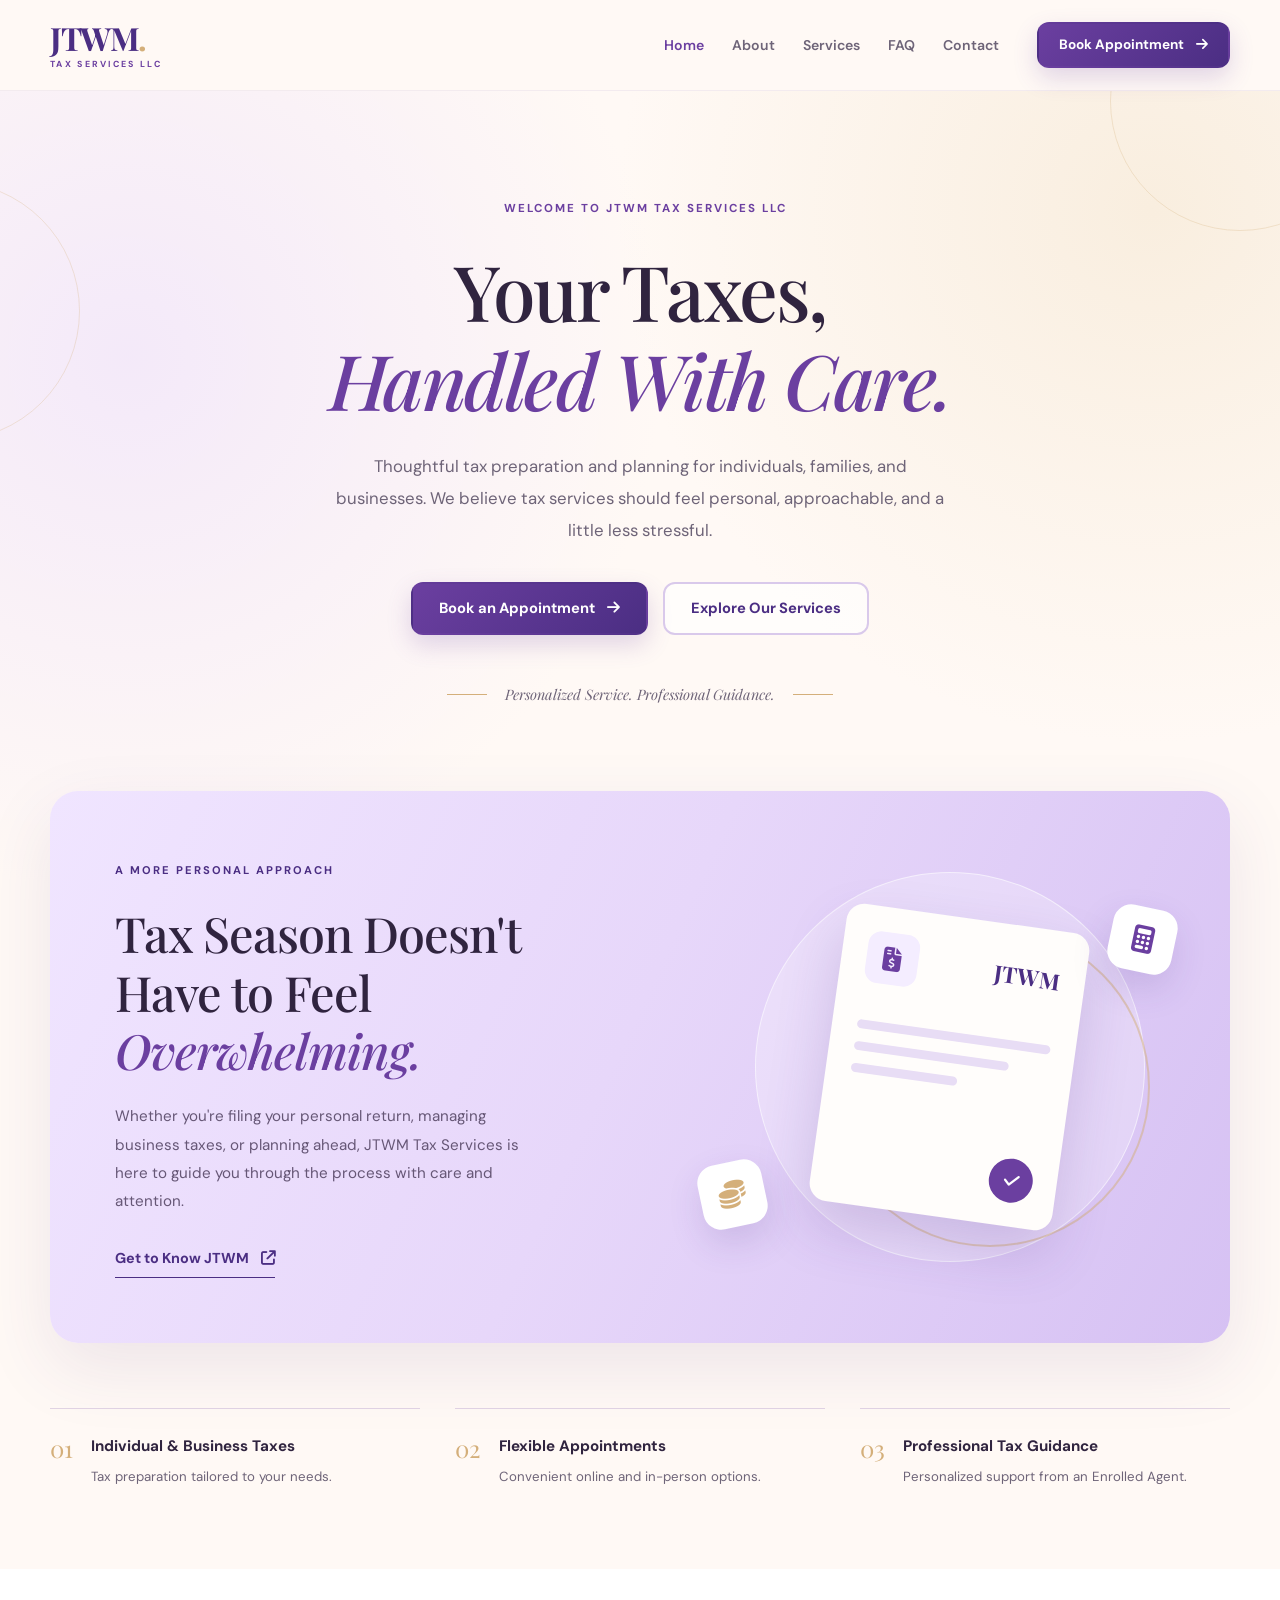
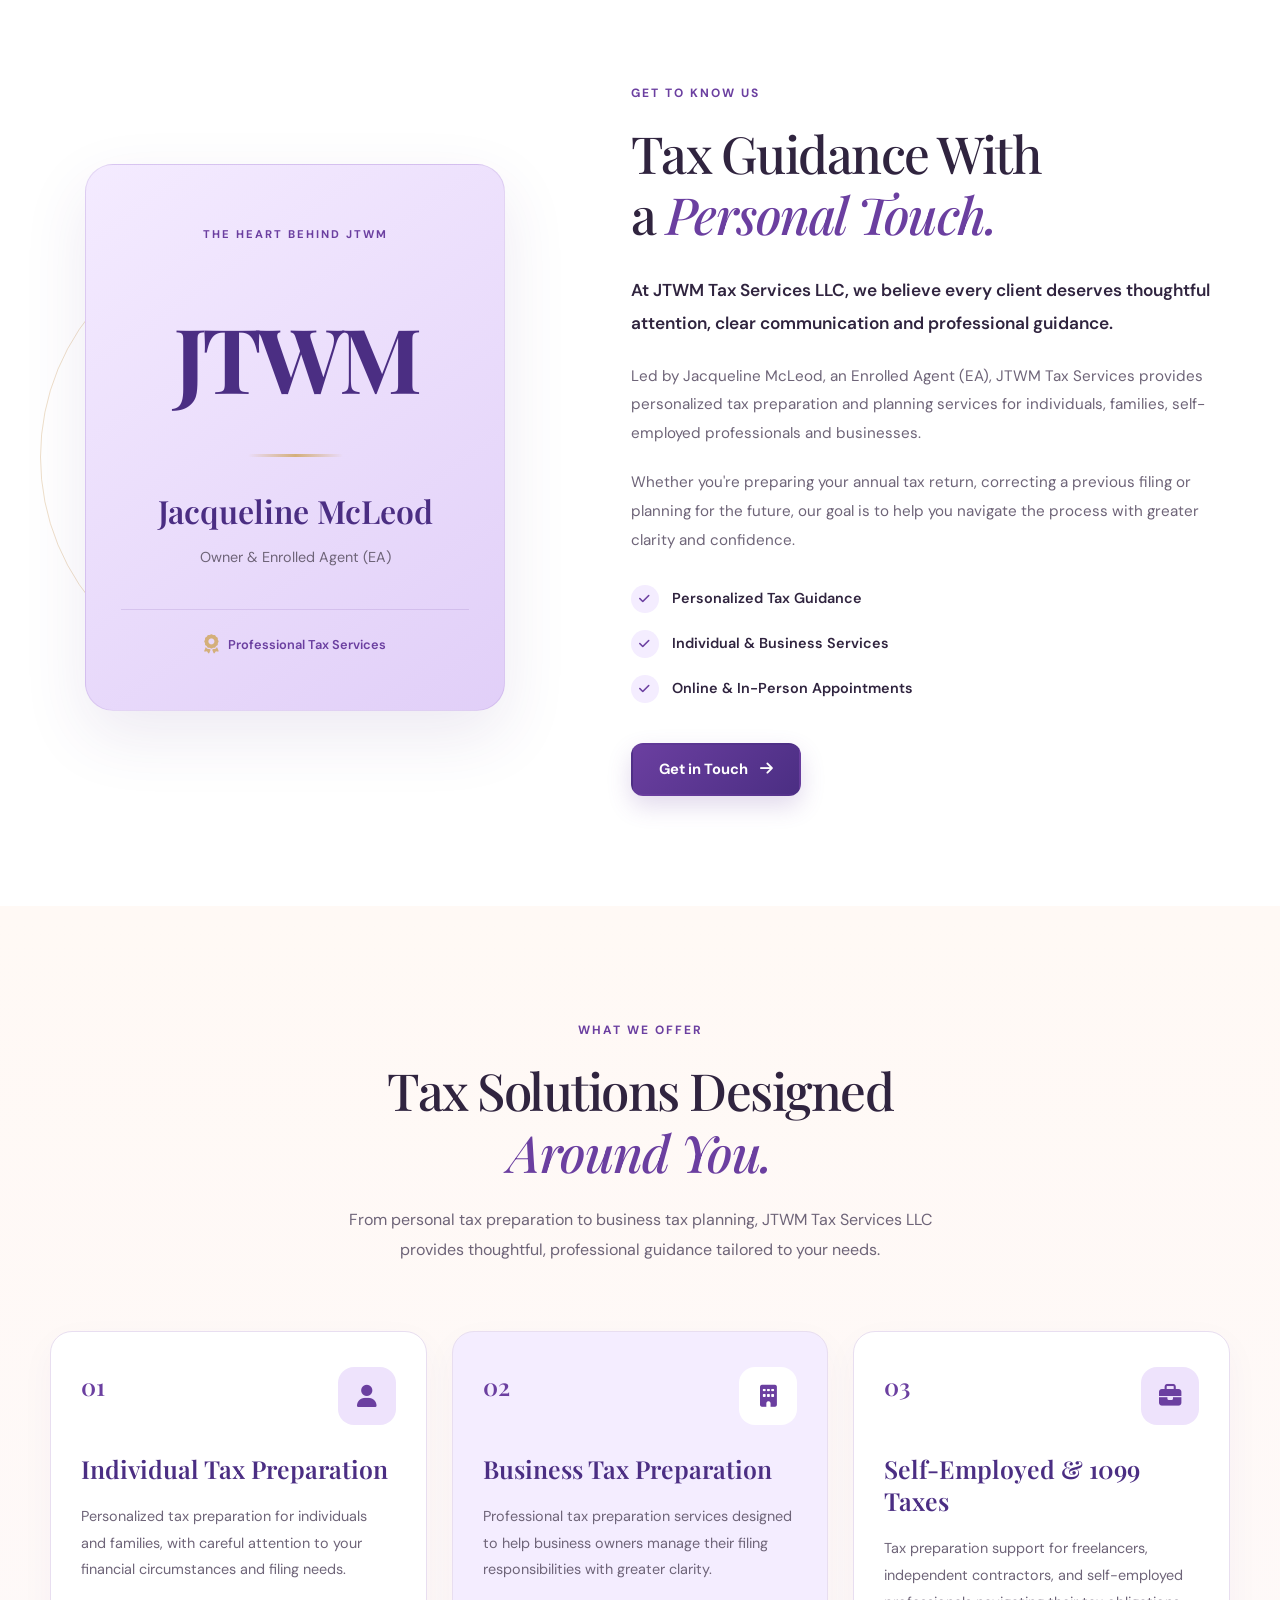
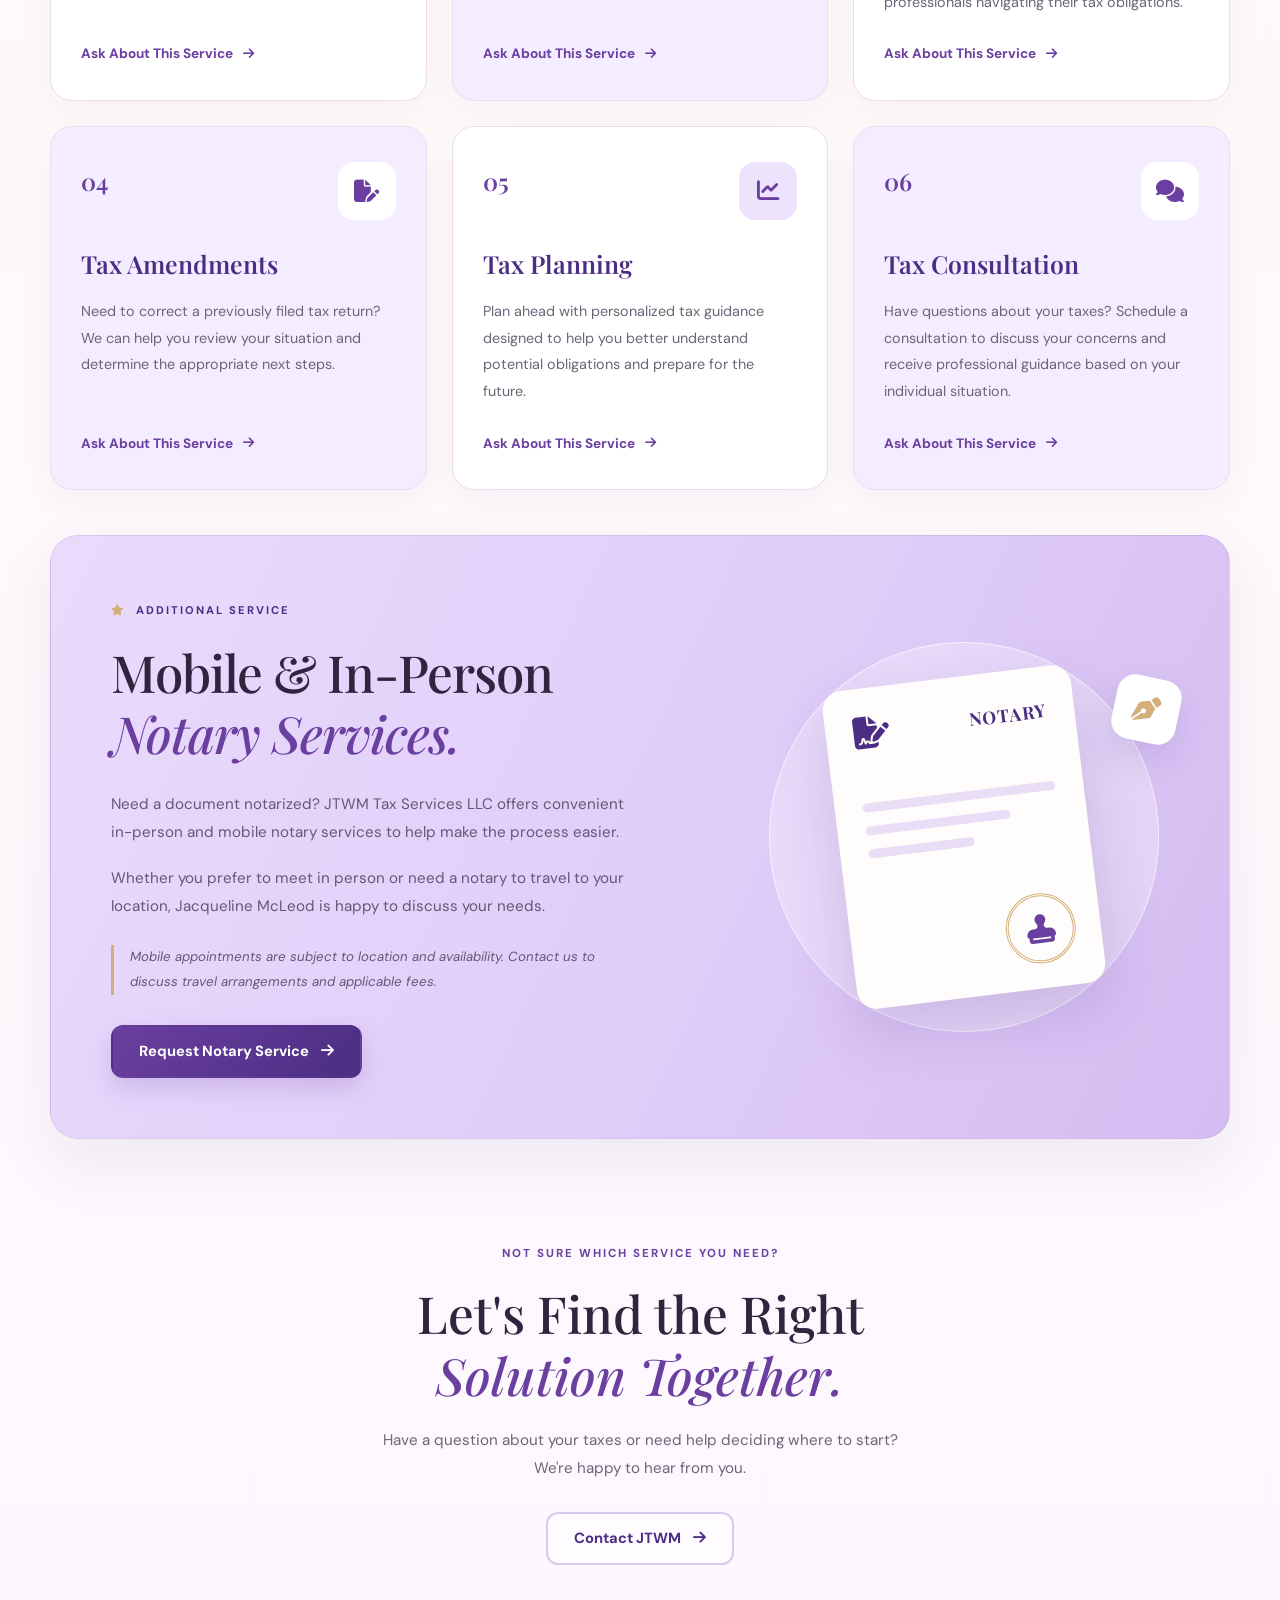
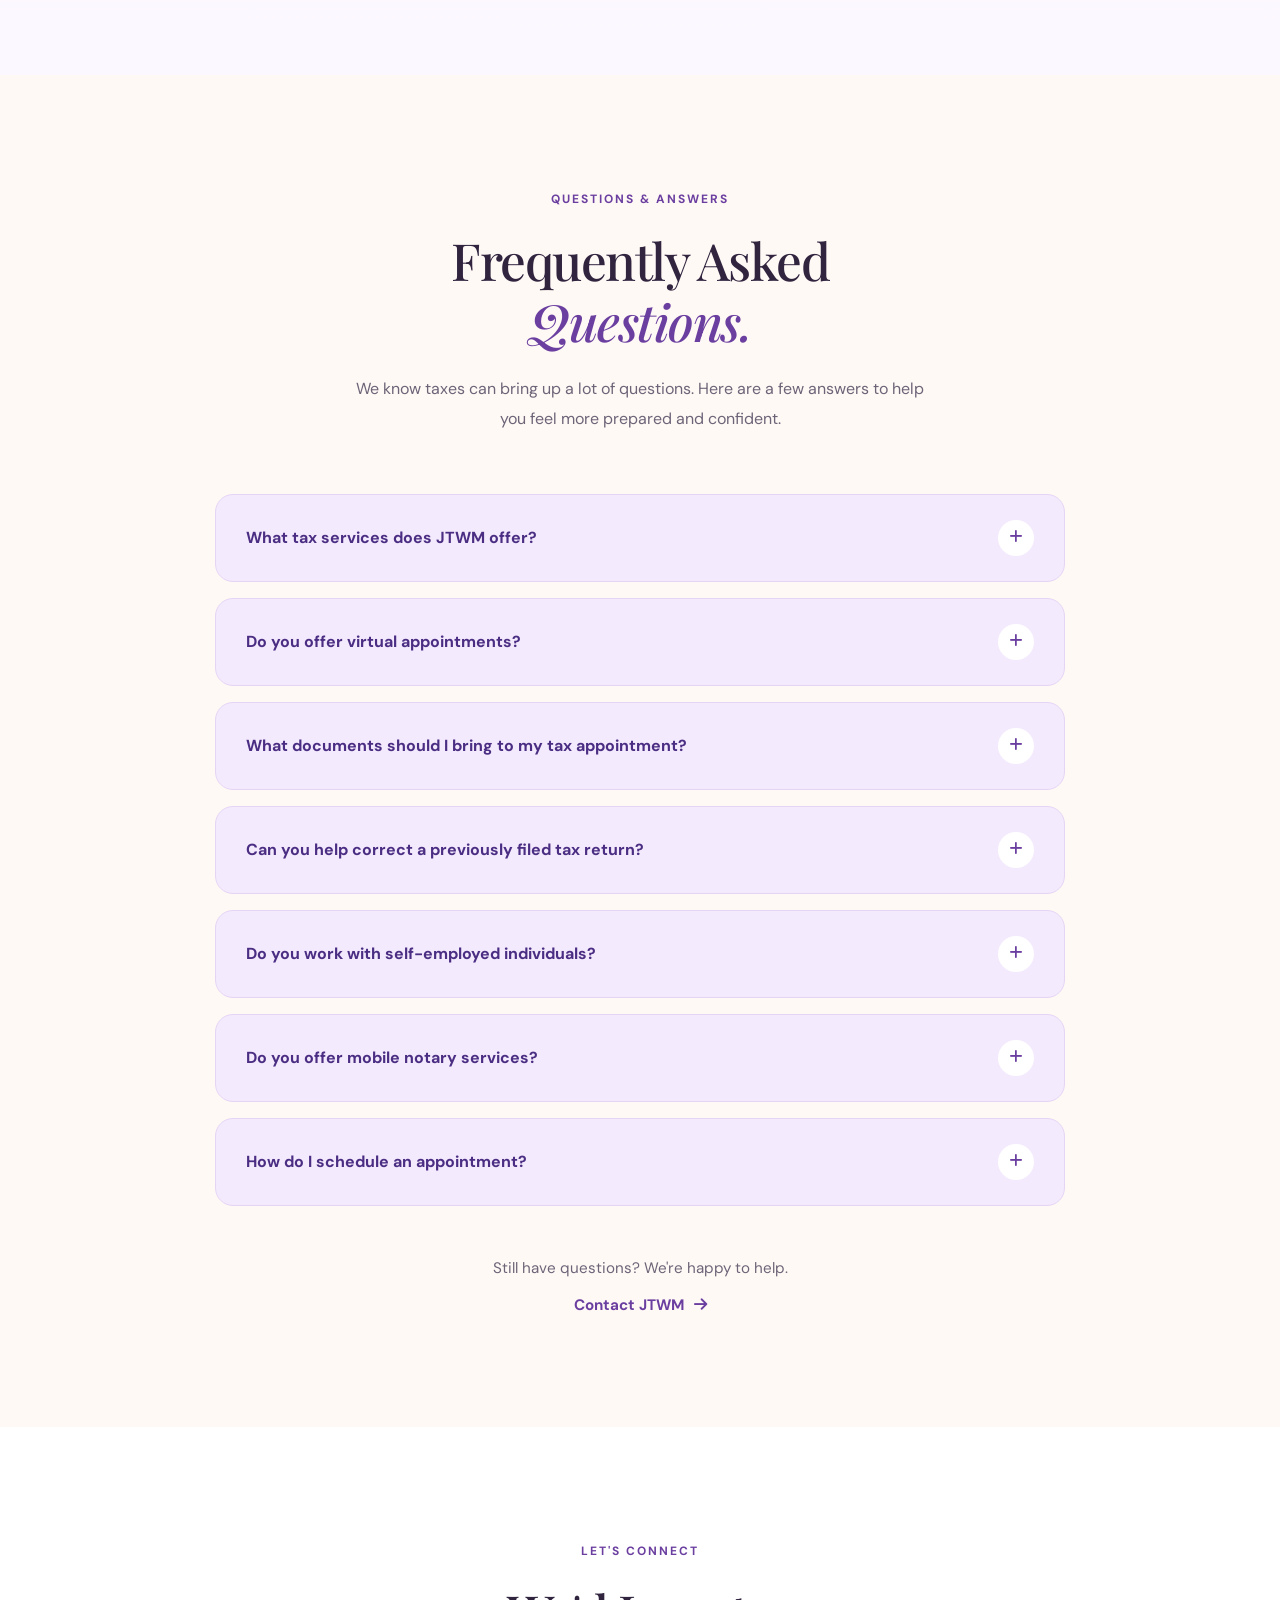
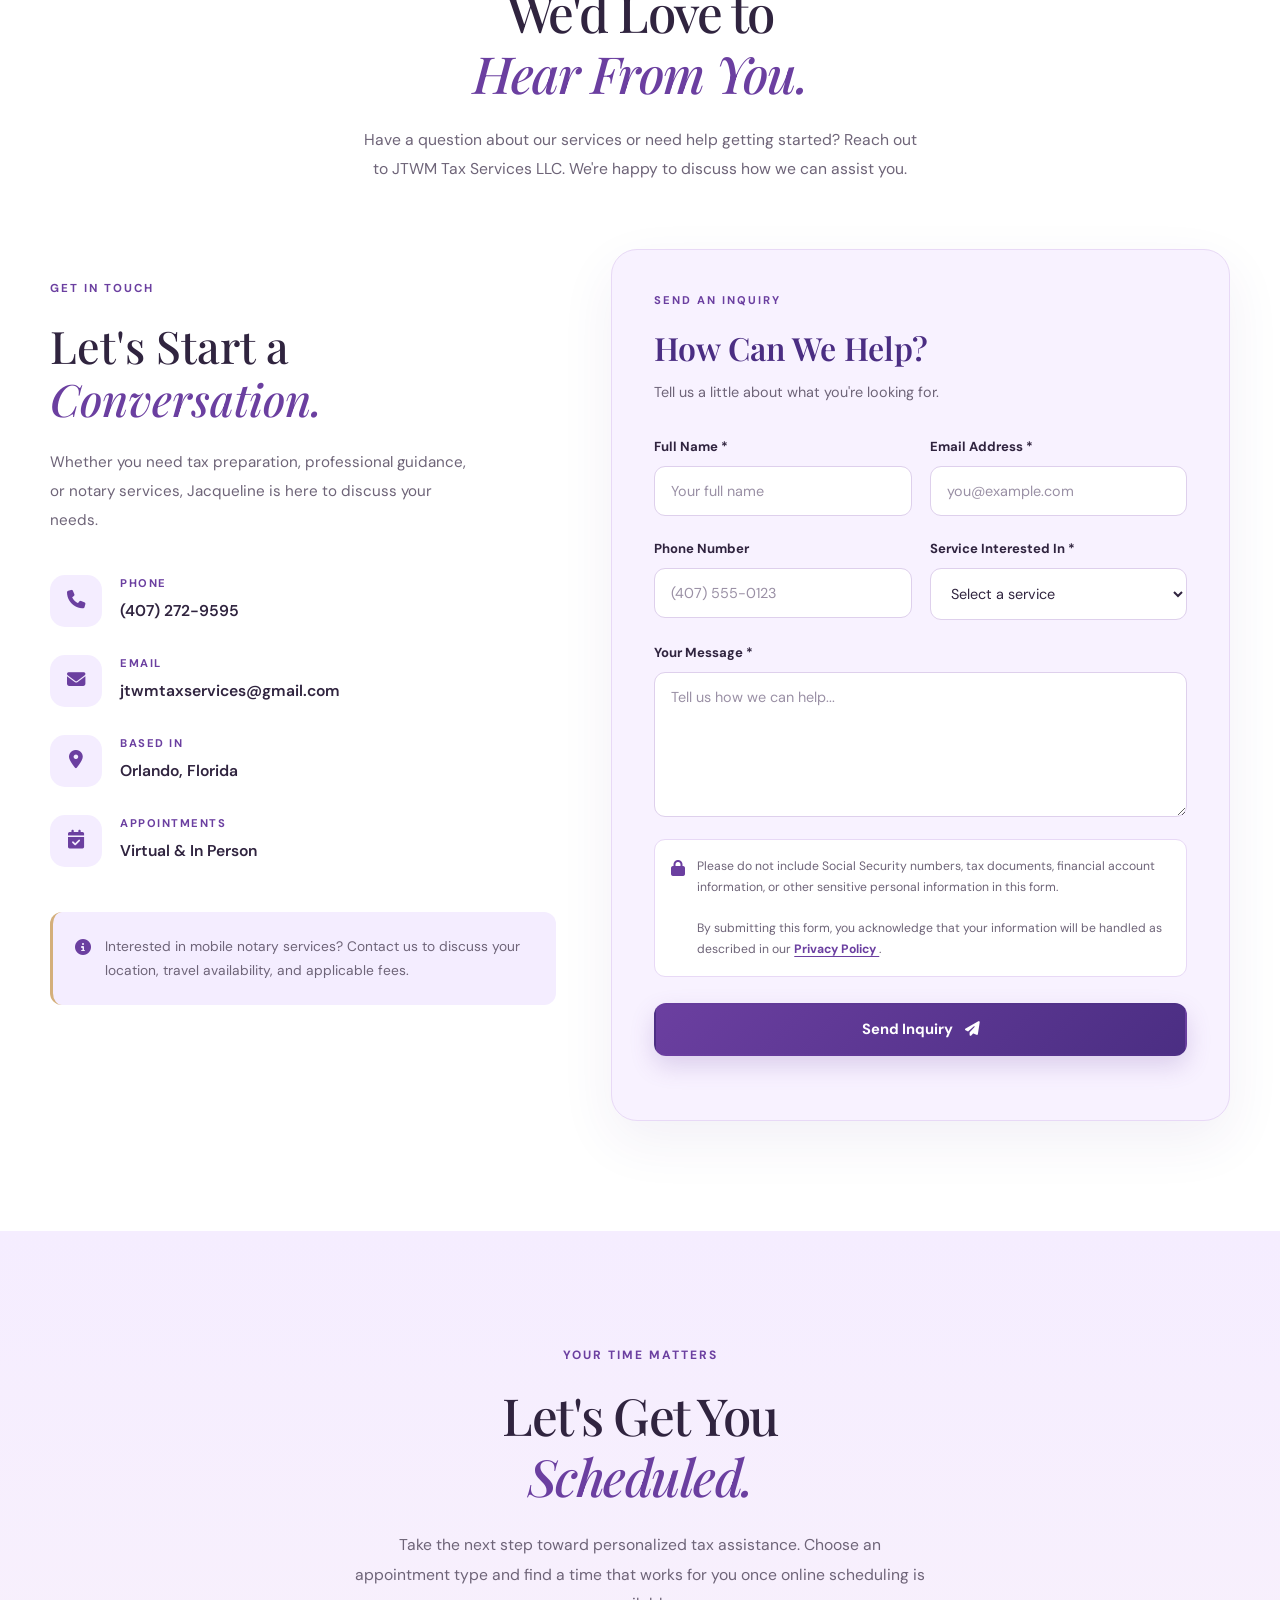
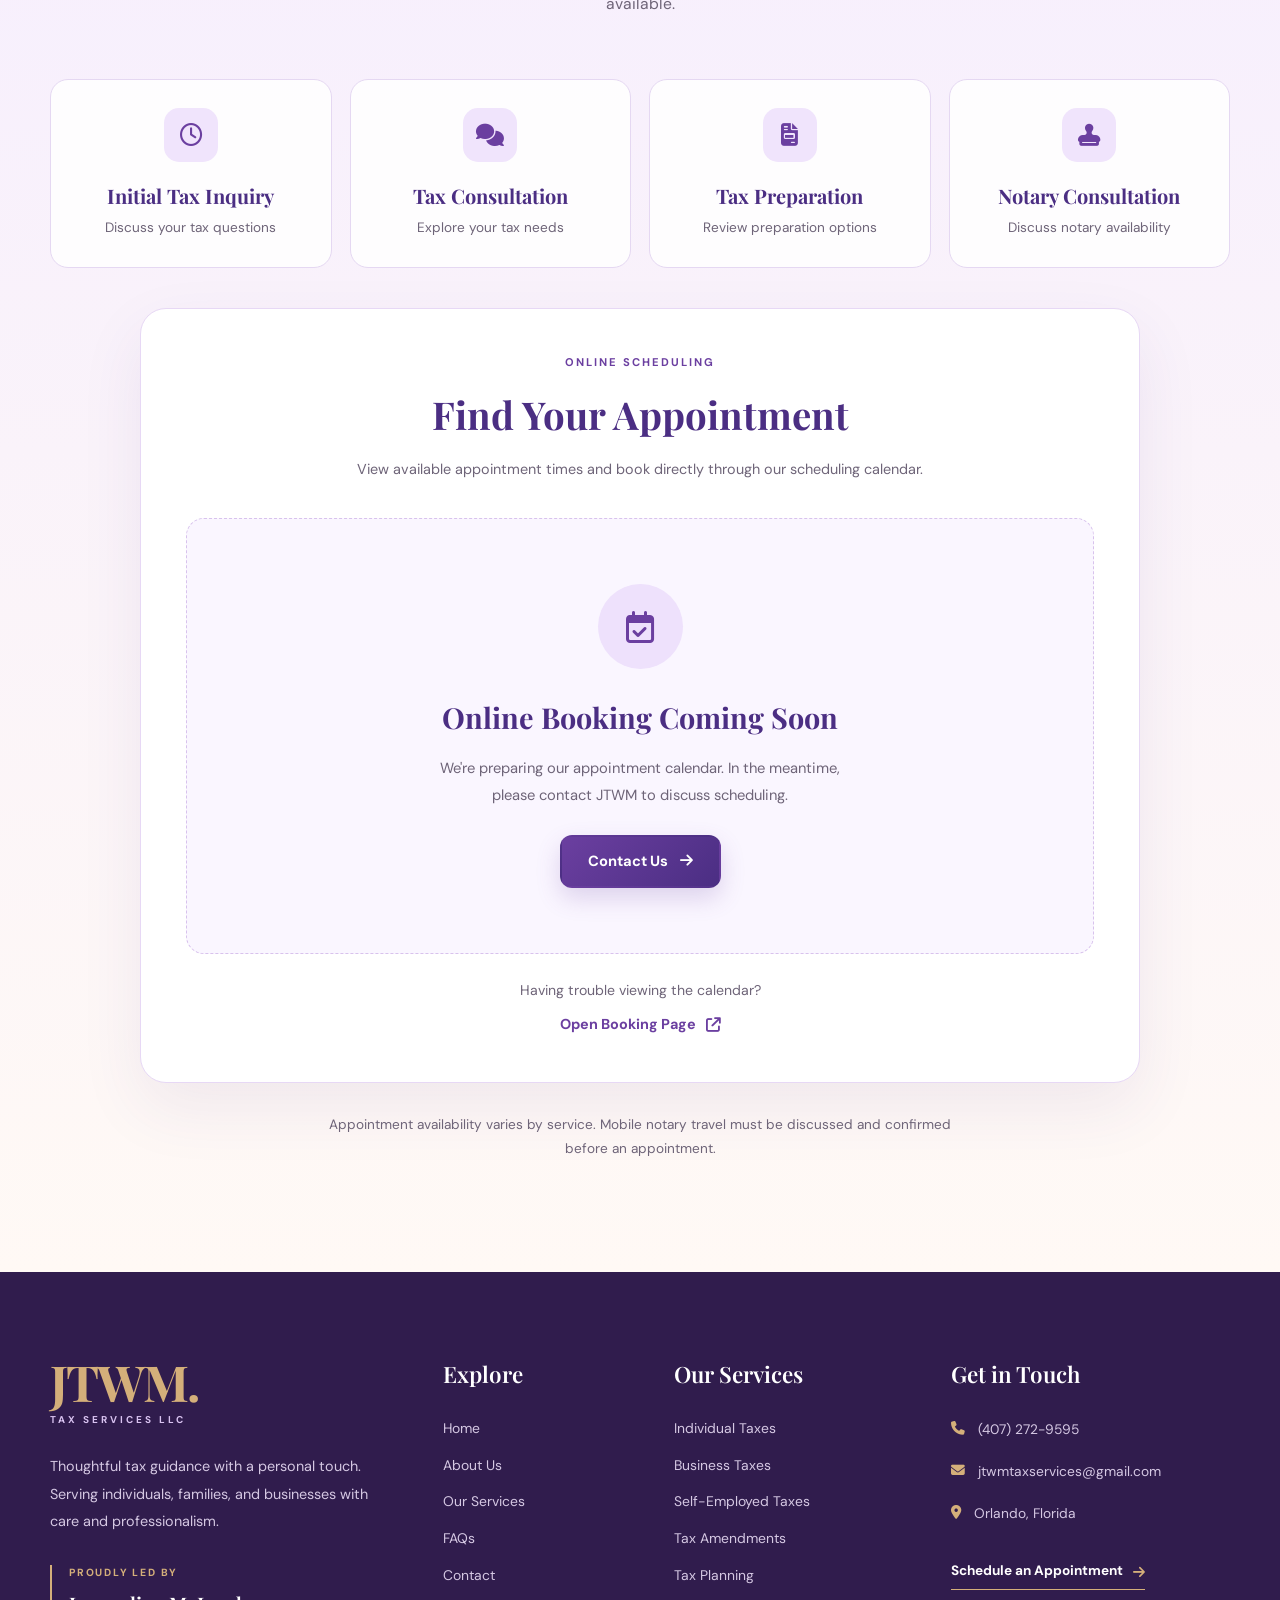
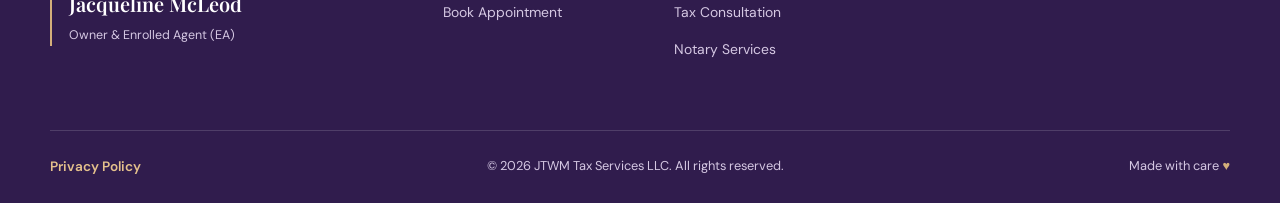
<file: index.html>
<!DOCTYPE html>
<html lang="en">
<head>
  <meta charset="UTF-8" />
  <meta name="viewport" content="width=device-width, initial-scale=1.0" />
  <meta
    name="description"
    content="JTWM Tax Services LLC provides professional tax preparation and planning services for individuals, families, and businesses in Orlando, Florida."
  />
  <title>JTWM Tax Services LLC | Tax Preparation & Planning</title>
  <link rel="preconnect" href="https://fonts.googleapis.com" />
  <link rel="preconnect" href="https://fonts.gstatic.com" crossorigin />
  <link
    href="https://fonts.googleapis.com/css2?family=DM+Sans:wght@400;500;600;700&family=Playfair+Display:wght@400;500;600;700&display=swap"
    rel="stylesheet"
  />
  <link
    rel="stylesheet"
    href="https://cdnjs.cloudflare.com/ajax/libs/font-awesome/6.5.2/css/all.min.css"
  />
  <link rel="stylesheet" href="./style.css" />
  <script src="./index.js" defer></script>
</head>

<body>

  <!-- ========== HEADER ========== -->
  <header class="header" id="header">
    <nav class="nav container" aria-label="Main navigation">

      <!-- Logo -->
      <a href="#home" class="nav__logo" aria-label="JTWM Tax Services LLC Home">
        <span class="nav__logo-main">JTWM<span class="nav__logo-dot">.</span></span>
        <span class="nav__logo-sub">TAX SERVICES LLC</span>
      </a>

      <!-- Navigation Links -->
      <div class="nav__menu" id="nav-menu">
        <ul class="nav__list">
          <li><a href="#home" class="nav__link active">Home</a></li>
          <li><a href="#about" class="nav__link">About</a></li>
          <li><a href="#services" class="nav__link">Services</a></li>
          <li><a href="#faq" class="nav__link">FAQ</a></li>
          <li><a href="#contact" class="nav__link">Contact</a></li>
        </ul>

        <a href="#booking" class="btn btn--primary nav__cta">
          Book Appointment
          <i class="fa-solid fa-arrow-right" aria-hidden="true"></i>
        </a>
      </div>

      <!-- Mobile Menu Button -->
      <button
        class="nav__toggle"
        id="nav-toggle"
        type="button"
        aria-label="Open navigation menu"
        aria-expanded="false"
        aria-controls="nav-menu"
      >
        <i class="fa-solid fa-bars" aria-hidden="true"></i>
      </button>

    </nav>
  </header>

  <main>

    <!-- ========== HOME / INTRODUCTION ========== -->
<section class="hero" id="home">

  <!-- Decorative background -->
  <div class="hero__ornament hero__ornament--left" aria-hidden="true"></div>
  <div class="hero__ornament hero__ornament--right" aria-hidden="true"></div>

  <div class="container">

    <!-- Centered Hero Content -->
    <div class="hero__intro">

      <span class="hero__eyebrow">
        <i class="fa-solid fa-sparkles" aria-hidden="true"></i>
        WELCOME TO JTWM TAX SERVICES LLC
      </span>

      <h1 class="hero__title">
        Your Taxes,<br />
        <em>Handled With Care.</em>
      </h1>

      <p class="hero__description">
        Thoughtful tax preparation and planning for individuals,
        families, and businesses. We believe tax services should
        feel personal, approachable, and a little less stressful.
      </p>

      <div class="hero__buttons">
        <a href="#booking" class="btn btn--primary">
          Book an Appointment
          <i class="fa-solid fa-arrow-right" aria-hidden="true"></i>
        </a>

        <a href="#services" class="btn btn--outline">
          Explore Our Services
        </a>
      </div>

      <div class="hero__signature">
        <span class="hero__signature-line"></span>
        <span>Personalized Service. Professional Guidance.</span>
        <span class="hero__signature-line"></span>
      </div>

    </div>

    <!-- Elegant Feature Panel -->
    <div class="welcome-panel">

      <!-- Left Side -->
      <div class="welcome-panel__content">

        <span class="welcome-panel__eyebrow">
          A MORE PERSONAL APPROACH
        </span>

        <h2>
          Tax Season Doesn't<br />
          Have to Feel<br />
          <em>Overwhelming.</em>
        </h2>

        <p>
          Whether you're filing your personal return,
          managing business taxes, or planning ahead,
          JTWM Tax Services is here to guide you
          through the process with care and attention.
        </p>

        <a href="#about" class="welcome-panel__link">
          Get to Know JTWM
          <i class="fa-solid fa-arrow-up-right-from-square" aria-hidden="true"></i>
        </a>

      </div>

      <!-- Right Side: Decorative Tax Illustration -->
      <div class="welcome-panel__art" aria-hidden="true">

        <div class="welcome-panel__art-circle"></div>

        <div class="welcome-panel__document">

          <div class="welcome-panel__document-top">
            <div class="welcome-panel__document-icon">
              <i class="fa-solid fa-file-invoice-dollar"></i>
            </div>

            <span>JTWM</span>
          </div>

          <div class="welcome-panel__document-lines">
            <span></span>
            <span></span>
            <span></span>
          </div>

          <div class="welcome-panel__document-check">
            <i class="fa-solid fa-check"></i>
          </div>

        </div>

        <div class="welcome-panel__floating welcome-panel__floating--one">
          <i class="fa-solid fa-calculator"></i>
        </div>

        <div class="welcome-panel__floating welcome-panel__floating--two">
          <i class="fa-solid fa-coins"></i>
        </div>

        <div class="welcome-panel__gold-ring"></div>

      </div>

    </div>

    <!-- Trust Highlights -->
    <div class="hero__highlights">

      <div class="highlight">
        <span class="highlight__number">01</span>

        <div>
          <h3>Individual & Business Taxes</h3>
          <p>Tax preparation tailored to your needs.</p>
        </div>
      </div>

      <div class="highlight">
        <span class="highlight__number">02</span>

        <div>
          <h3>Flexible Appointments</h3>
          <p>Convenient online and in-person options.</p>
        </div>
      </div>

      <div class="highlight">
        <span class="highlight__number">03</span>

        <div>
          <h3>Professional Tax Guidance</h3>
          <p>Personalized support from an Enrolled Agent.</p>
        </div>
      </div>

    </div>

  </div>
</section>

    <!-- Future Sections Will Go Here -->

    <!-- ========== ABOUT JTWM ========== -->
<section class="about section" id="about">
  <div class="container">

    <div class="about__grid">

      <!-- Owner Feature Card -->
      <div class="about__visual">

        <div class="about__owner-card">

          <span class="about__card-label">
            THE HEART BEHIND JTWM
          </span>

          <div class="about__monogram">
            JTWM
          </div>

          <div class="about__gold-line"></div>

          <h3>Jacqueline McLeod</h3>

          <p>Owner & Enrolled Agent (EA)</p>

          <div class="about__card-bottom">
            <i class="fa-solid fa-award" aria-hidden="true"></i>
            <span>Professional Tax Services</span>
          </div>

        </div>

        <div class="about__decor-circle" aria-hidden="true"></div>

      </div>

      <!-- About Content -->
      <div class="about__content">

        <span class="section__eyebrow">
          GET TO KNOW US
        </span>

        <h2 class="section__title">
          Tax Guidance With<br />
          a <em>Personal Touch.</em>
        </h2>

        <p class="about__intro">
          At JTWM Tax Services LLC, we believe every client
          deserves thoughtful attention, clear communication
          and professional guidance.
        </p>

        <p class="about__description">
          Led by Jacqueline McLeod, an Enrolled Agent (EA),
          JTWM Tax Services provides personalized tax
          preparation and planning services for individuals,
          families, self-employed professionals and businesses.
        </p>

        <p class="about__description">
          Whether you're preparing your annual tax return,
          correcting a previous filing or planning for the
          future, our goal is to help you navigate the process
          with greater clarity and confidence.
        </p>

        <div class="about__features">

          <div class="about__feature">
            <i class="fa-solid fa-check" aria-hidden="true"></i>
            <span>Personalized Tax Guidance</span>
          </div>

          <div class="about__feature">
            <i class="fa-solid fa-check" aria-hidden="true"></i>
            <span>Individual & Business Services</span>
          </div>

          <div class="about__feature">
            <i class="fa-solid fa-check" aria-hidden="true"></i>
            <span>Online & In-Person Appointments</span>
          </div>

        </div>

        <a href="#contact" class="btn btn--primary about__button">
          Get in Touch
          <i class="fa-solid fa-arrow-right" aria-hidden="true"></i>
        </a>

      </div>

    </div>

  </div>
</section>

    <!-- ==========================================
     SERVICES SECTION
========================================== -->
<section class="services section" id="services">

  <div class="container">

    <!-- Section Heading -->
    <div class="services__heading">

      <span class="section__eyebrow">
        WHAT WE OFFER
      </span>

      <h2 class="section__title">
        Tax Solutions Designed<br />
        <em>Around You.</em>
      </h2>

      <p class="services__subtitle">
        From personal tax preparation to business tax planning,
        JTWM Tax Services LLC provides thoughtful, professional
        guidance tailored to your needs.
      </p>

    </div>

    <!-- Six Tax Service Cards -->
    <div class="services__grid">

      <!-- Service 01 -->
      <article class="service-card">

        <div class="service-card__top">
          <span class="service-card__number">01</span>

          <div class="service-card__icon">
            <i class="fa-solid fa-user" aria-hidden="true"></i>
          </div>
        </div>

        <h3>Individual Tax Preparation</h3>

        <p>
          Personalized tax preparation for individuals and
          families, with careful attention to your financial
          circumstances and filing needs.
        </p>

        <a href="#contact" class="service-card__link">
          Ask About This Service
          <i class="fa-solid fa-arrow-right" aria-hidden="true"></i>
        </a>

      </article>

      <!-- Service 02 -->
      <article class="service-card service-card--lavender">

        <div class="service-card__top">
          <span class="service-card__number">02</span>

          <div class="service-card__icon">
            <i class="fa-solid fa-building" aria-hidden="true"></i>
          </div>
        </div>

        <h3>Business Tax Preparation</h3>

        <p>
          Professional tax preparation services designed
          to help business owners manage their filing
          responsibilities with greater clarity.
        </p>

        <a href="#contact" class="service-card__link">
          Ask About This Service
          <i class="fa-solid fa-arrow-right" aria-hidden="true"></i>
        </a>

      </article>

      <!-- Service 03 -->
      <article class="service-card">

        <div class="service-card__top">
          <span class="service-card__number">03</span>

          <div class="service-card__icon">
            <i class="fa-solid fa-briefcase" aria-hidden="true"></i>
          </div>
        </div>

        <h3>Self-Employed & 1099 Taxes</h3>

        <p>
          Tax preparation support for freelancers,
          independent contractors, and self-employed
          professionals navigating their tax obligations.
        </p>

        <a href="#contact" class="service-card__link">
          Ask About This Service
          <i class="fa-solid fa-arrow-right" aria-hidden="true"></i>
        </a>

      </article>

      <!-- Service 04 -->
      <article class="service-card service-card--lavender">

        <div class="service-card__top">
          <span class="service-card__number">04</span>

          <div class="service-card__icon">
            <i class="fa-solid fa-file-pen" aria-hidden="true"></i>
          </div>
        </div>

        <h3>Tax Amendments</h3>

        <p>
          Need to correct a previously filed tax return?
          We can help you review your situation and
          determine the appropriate next steps.
        </p>

        <a href="#contact" class="service-card__link">
          Ask About This Service
          <i class="fa-solid fa-arrow-right" aria-hidden="true"></i>
        </a>

      </article>

      <!-- Service 05 -->
      <article class="service-card">

        <div class="service-card__top">
          <span class="service-card__number">05</span>

          <div class="service-card__icon">
            <i class="fa-solid fa-chart-line" aria-hidden="true"></i>
          </div>
        </div>

        <h3>Tax Planning</h3>

        <p>
          Plan ahead with personalized tax guidance
          designed to help you better understand
          potential obligations and prepare for the future.
        </p>

        <a href="#contact" class="service-card__link">
          Ask About This Service
          <i class="fa-solid fa-arrow-right" aria-hidden="true"></i>
        </a>

      </article>

      <!-- Service 06 -->
      <article class="service-card service-card--lavender">

        <div class="service-card__top">
          <span class="service-card__number">06</span>

          <div class="service-card__icon">
            <i class="fa-solid fa-comments" aria-hidden="true"></i>
          </div>
        </div>

        <h3>Tax Consultation</h3>

        <p>
          Have questions about your taxes?
          Schedule a consultation to discuss your
          concerns and receive professional guidance
          based on your individual situation.
        </p>

        <a href="#contact" class="service-card__link">
          Ask About This Service
          <i class="fa-solid fa-arrow-right" aria-hidden="true"></i>
        </a>

      </article>

    </div>

    <!-- ======================================
         FEATURED NOTARY SERVICE
    ======================================= -->
    <article class="notary-feature">

      <div class="notary-feature__content">

        <div class="notary-feature__label">
          <i class="fa-solid fa-star" aria-hidden="true"></i>
          ADDITIONAL SERVICE
        </div>

        <h3>
          Mobile & In-Person<br />
          <em>Notary Services.</em>
        </h3>

        <p>
          Need a document notarized? JTWM Tax Services LLC
          offers convenient in-person and mobile notary
          services to help make the process easier.
        </p>

        <p>
          Whether you prefer to meet in person or need
          a notary to travel to your location, Jacqueline
          McLeod is happy to discuss your needs.
        </p>

        <p class="notary-feature__note">
          Mobile appointments are subject to location and
          availability. Contact us to discuss travel
          arrangements and applicable fees.
        </p>

        <a href="#contact" class="btn btn--primary">
          Request Notary Service
          <i class="fa-solid fa-arrow-right" aria-hidden="true"></i>
        </a>

      </div>

      <!-- Decorative Notary Illustration -->
      <div class="notary-feature__visual" aria-hidden="true">

        <div class="notary-feature__circle"></div>

        <div class="notary-feature__document">

          <div class="notary-feature__document-header">
            <i class="fa-solid fa-file-signature"></i>
            <span>NOTARY</span>
          </div>

          <div class="notary-feature__document-lines">
            <span></span>
            <span></span>
            <span></span>
          </div>

          <div class="notary-feature__seal">
            <i class="fa-solid fa-stamp"></i>
          </div>

        </div>

        <div class="notary-feature__floating">
          <i class="fa-solid fa-pen-nib"></i>
        </div>

      </div>

    </article>

    <!-- Services CTA -->
    <div class="services__cta">

      <span>NOT SURE WHICH SERVICE YOU NEED?</span>

      <h3>
        Let's Find the Right<br />
        <em>Solution Together.</em>
      </h3>

      <p>
        Have a question about your taxes or need help
        deciding where to start? We're happy to hear from you.
      </p>

      <a href="#contact" class="btn btn--outline">
        Contact JTWM
        <i class="fa-solid fa-arrow-right" aria-hidden="true"></i>
      </a>

    </div>

  </div>

</section>

    <!-- ==========================================
     FREQUENTLY ASKED QUESTIONS
========================================== -->
<section class="faq section" id="faq">

  <div class="container">

    <!-- Section Heading -->
    <div class="faq__heading">

      <span class="section__eyebrow">
        QUESTIONS & ANSWERS
      </span>

      <h2 class="section__title">
        Frequently Asked<br />
        <em>Questions.</em>
      </h2>

      <p>
        We know taxes can bring up a lot of questions.
        Here are a few answers to help you feel more
        prepared and confident.
      </p>

    </div>

    <!-- FAQ Accordion -->
    <div class="faq__list">

      <!-- FAQ 01 -->
      <details class="faq__item">
        <summary class="faq__question">
          <span>What tax services does JTWM offer?</span>
          <i class="fa-solid fa-plus" aria-hidden="true"></i>
        </summary>

        <div class="faq__answer">
          <p>
            JTWM Tax Services LLC offers individual and business
            tax preparation, self-employed and 1099 tax services,
            tax amendments, tax planning, and tax consultations.
            We also provide in-person and mobile notary services.
          </p>
        </div>
      </details>

      <!-- FAQ 02 -->
      <details class="faq__item">
        <summary class="faq__question">
          <span>Do you offer virtual appointments?</span>
          <i class="fa-solid fa-plus" aria-hidden="true"></i>
        </summary>

        <div class="faq__answer">
          <p>
            Yes! JTWM offers virtual and in-person appointments,
            giving you flexibility to choose the option that
            works best for your schedule and needs.
          </p>
        </div>
      </details>

      <!-- FAQ 03 -->
      <details class="faq__item">
        <summary class="faq__question">
          <span>What documents should I bring to my tax appointment?</span>
          <i class="fa-solid fa-plus" aria-hidden="true"></i>
        </summary>

        <div class="faq__answer">
          <p>
            Documents may include a government-issued photo ID,
            Social Security numbers or other applicable taxpayer
            identification information, W-2s, 1099s, records of
            other income, and documents related to potential
            deductions or credits.
          </p>

          <p>
            The exact documents needed depend on your situation.
            Jacqueline can help you determine what to prepare
            before your appointment.
          </p>
        </div>
      </details>

      <!-- FAQ 04 -->
      <details class="faq__item">
        <summary class="faq__question">
          <span>Can you help correct a previously filed tax return?</span>
          <i class="fa-solid fa-plus" aria-hidden="true"></i>
        </summary>

        <div class="faq__answer">
          <p>
            Yes. JTWM offers tax amendment services.
            If you believe a previously filed return contains
            an error or needs updating, contact us to discuss
            your situation and the appropriate next steps.
          </p>
        </div>
      </details>

      <!-- FAQ 05 -->
      <details class="faq__item">
        <summary class="faq__question">
          <span>Do you work with self-employed individuals?</span>
          <i class="fa-solid fa-plus" aria-hidden="true"></i>
        </summary>

        <div class="faq__answer">
          <p>
            Absolutely! We provide tax preparation services
            for freelancers, independent contractors, and
            self-employed professionals, including individuals
            who receive 1099 forms.
          </p>
        </div>
      </details>

      <!-- FAQ 06 -->
      <details class="faq__item">
        <summary class="faq__question">
          <span>Do you offer mobile notary services?</span>
          <i class="fa-solid fa-plus" aria-hidden="true"></i>
        </summary>

        <div class="faq__answer">
          <p>
            Yes! Jacqueline offers in-person notarization
            and may be able to travel to your location.
          </p>

          <p>
            Mobile appointments depend on your location
            and her availability. Please contact JTWM to
            discuss travel arrangements and applicable fees.
          </p>
        </div>
      </details>

      <!-- FAQ 07 -->
      <details class="faq__item">
        <summary class="faq__question">
          <span>How do I schedule an appointment?</span>
          <i class="fa-solid fa-plus" aria-hidden="true"></i>
        </summary>

        <div class="faq__answer">
          <p>
            You can contact JTWM Tax Services LLC to request
            an appointment. Online scheduling will also be
            available once our booking system is ready.
          </p>
        </div>
      </details>

    </div>

    <!-- FAQ Bottom CTA -->
    <div class="faq__footer">

      <p>Still have questions? We're happy to help.</p>

      <a href="#contact" class="faq__contact">
        Contact JTWM
        <i class="fa-solid fa-arrow-right" aria-hidden="true"></i>
      </a>

    </div>

  </div>

</section>

    <!-- ==========================================
     CONTACT SECTION
========================================== -->
<section class="contact section" id="contact">
  <div class="container">

    <div class="contact__heading">
      <span class="section__eyebrow">LET'S CONNECT</span>

      <h2 class="section__title">
        We'd Love to<br />
        <em>Hear From You.</em>
      </h2>

      <p>
        Have a question about our services or need help
        getting started? Reach out to JTWM Tax Services LLC.
        We're happy to discuss how we can assist you.
      </p>
    </div>

    <div class="contact__grid">

      <!-- LEFT: CONTACT INFORMATION -->
      <div class="contact__info">

        <span class="contact__label">GET IN TOUCH</span>

        <h3>
          Let's Start a<br />
          <em>Conversation.</em>
        </h3>

        <p class="contact__intro">
          Whether you need tax preparation, professional
          guidance, or notary services, Jacqueline is
          here to discuss your needs.
        </p>

        <div class="contact__details">

          <!-- Phone -->
          <div class="contact__detail">
            <div class="contact__icon">
              <i class="fa-solid fa-phone" aria-hidden="true"></i>
            </div>

            <div>
              <span>PHONE</span>

              <!-- Replace both the href number and visible number -->
              <a href="tel:+14072729595">
                (407) 272-9595
              </a>
            </div>
          </div>

          <!-- Email -->
          <div class="contact__detail">
            <div class="contact__icon">
              <i class="fa-solid fa-envelope" aria-hidden="true"></i>
            </div>

            <div>
              <span>EMAIL</span>

              <a href="mailto:jtwmtaxservices@gmail.com">
                jtwmtaxservices@gmail.com
              </a>
            </div>
          </div>

          <!-- Location -->
          <div class="contact__detail">
            <div class="contact__icon">
              <i class="fa-solid fa-location-dot" aria-hidden="true"></i>
            </div>

            <div>
              <span>BASED IN</span>
              <p>Orlando, Florida</p>
            </div>
          </div>

          <!-- Appointments -->
          <div class="contact__detail">
            <div class="contact__icon">
              <i class="fa-solid fa-calendar-check" aria-hidden="true"></i>
            </div>

            <div>
              <span>APPOINTMENTS</span>
              <p>Virtual &amp; In Person</p>
            </div>
          </div>

        </div>

        <div class="contact__notary-note">
          <i class="fa-solid fa-circle-info" aria-hidden="true"></i>

          <p>
            Interested in mobile notary services?
            Contact us to discuss your location,
            travel availability, and applicable fees.
          </p>
        </div>

      </div>

      <!-- RIGHT: CONTACT FORM -->
      <div class="contact__form-card">

        <div class="contact__form-header">
          <span>SEND AN INQUIRY</span>

          <h3>How Can We Help?</h3>

          <p>
            Tell us a little about what you're looking for.
          </p>
        </div>

        <form class="contact__form" id="contact-form"
              action="https://formspree.io/f/mdeeakky"
              method="POST">

          <div class="contact__form-row">

            <div class="contact__field">
              <label for="contact-name">Full Name *</label>

              <input
                type="text"
                id="contact-name"
                name="name"
                placeholder="Your full name"
                autocomplete="name"
                required
              />
            </div>

            <div class="contact__field">
              <label for="contact-email">Email Address *</label>

              <input
                type="email"
                id="contact-email"
                name="email"
                placeholder="you@example.com"
                autocomplete="email"
                required
              />
            </div>

          </div>

          <div class="contact__form-row">

            <div class="contact__field">
              <label for="contact-phone">Phone Number</label>

              <input
                type="tel"
                id="contact-phone"
                name="phone"
                placeholder="(407) 555-0123"
                autocomplete="tel"
              />
            </div>

            <div class="contact__field">
              <label for="contact-service">Service Interested In *</label>

              <select
                id="contact-service"
                name="service"
                required
              >
                <option value="" disabled selected>
                  Select a service
                </option>

                <option value="individual-tax">
                  Individual Tax Preparation
                </option>

                <option value="business-tax">
                  Business Tax Preparation
                </option>

                <option value="self-employed-tax">
                  Self-Employed / 1099 Taxes
                </option>

                <option value="tax-amendments">
                  Tax Amendments
                </option>

                <option value="tax-planning">
                  Tax Planning
                </option>

                <option value="tax-consultation">
                  Tax Consultation
                </option>

                <option value="notary">
                  Mobile &amp; In-Person Notary Services
                </option>

                <option value="other">
                  General Question
                </option>
              </select>
            </div>

          </div>

          <div class="contact__field">
            <label for="contact-message">Your Message *</label>

            <textarea
              id="contact-message"
              name="message"
              rows="6"
              placeholder="Tell us how we can help..."
              required
            ></textarea>
          </div>

          <div class="contact__privacy">
            <i class="fa-solid fa-lock" aria-hidden="true"></i>

            <p>
              Please do not include Social Security numbers,
              tax documents, financial account information,
              or other sensitive personal information
              in this form.

              <br /><br />

              By submitting this form, you acknowledge that your information will be handled as described in our
              <a href="privacy.html" class="contact__privacy-link">
                Privacy Policy
              </a>.
            </p>
          </div>

          <button type="submit" class="btn btn--primary contact__submit">
            Send Inquiry
            <i class="fa-solid fa-paper-plane" aria-hidden="true"></i>
          </button>

          <p class="contact__form-status" id="contact-form-status"
             role="status" aria-live="polite"></p>

        </form>

      </div>

    </div>

  </div>
</section>

    <!-- ==========================================
     APPOINTMENT BOOKING
========================================== -->
<section class="booking section" id="booking">
  <div class="container">

    <div class="booking__heading">
      <span class="section__eyebrow">YOUR TIME MATTERS</span>

      <h2 class="section__title">
        Let's Get You<br />
        <em>Scheduled.</em>
      </h2>

      <p>
        Take the next step toward personalized tax assistance.
        Choose an appointment type and find a time that works
        for you once online scheduling is available.
      </p>
    </div>

    <!-- Appointment types -->
    <div class="booking__types">

      <div class="booking__type">
        <i class="fa-regular fa-clock" aria-hidden="true"></i>
        <h3>Initial Tax Inquiry</h3>
        <p>Discuss your tax questions</p>
      </div>

      <div class="booking__type">
        <i class="fa-solid fa-comments" aria-hidden="true"></i>
        <h3>Tax Consultation</h3>
        <p>Explore your tax needs</p>
      </div>

      <div class="booking__type">
        <i class="fa-solid fa-file-invoice" aria-hidden="true"></i>
        <h3>Tax Preparation</h3>
        <p>Review preparation options</p>
      </div>

      <div class="booking__type">
        <i class="fa-solid fa-stamp" aria-hidden="true"></i>
        <h3>Notary Consultation</h3>
        <p>Discuss notary availability</p>
      </div>

    </div>

    <!-- Booking panel -->
    <div class="booking__panel">

      <div class="booking__panel-heading">
        <span>ONLINE SCHEDULING</span>
        <h3>Find Your Appointment</h3>
        <p>
          View available appointment times and book directly
          through our scheduling calendar.
        </p>
      </div>

      <!-- Shown until Calendly is connected -->
      <div class="booking__pending" id="booking-pending">
        <div class="booking__pending-icon">
          <i class="fa-regular fa-calendar-check"
             aria-hidden="true"></i>
        </div>

        <h4>Online Booking Coming Soon</h4>

        <p>
          We're preparing our appointment calendar.
          In the meantime, please contact JTWM
          to discuss scheduling.
        </p>

        <a href="#contact" class="btn btn--primary">
          Contact Us
          <i class="fa-solid fa-arrow-right"
             aria-hidden="true"></i>
        </a>
      </div>

      <!-- Calendly will be inserted here later -->
      <div
        class="booking__calendar"
        id="booking-calendar"
        hidden
      ></div>

      <!-- Backup booking link -->
      <div class="booking__backup" id="booking-backup" hidden>
        <p>Having trouble viewing the calendar?</p>

        <a
          id="booking-external-link"
          href="#booking"
          target="_blank"
          rel="noopener noreferrer"
        >
          Open Booking Page
          <i class="fa-solid fa-arrow-up-right-from-square"
             aria-hidden="true"></i>
        </a>
      </div>

    </div>

    <p class="booking__note">
      Appointment availability varies by service.
      Mobile notary travel must be discussed and confirmed
      before an appointment.
    </p>

  </div>
</section>

<!-- ==========================================
     FOOTER
========================================== -->
<footer class="footer" id="footer">

  <div class="container">

    <div class="footer__grid">

      <!-- Brand -->
      <div class="footer__brand">

        <a href="#home" class="footer__logo" aria-label="JTWM Tax Services home">
            <span class="footer__logo-main">
          JTWM<span>.</span></span>
          <small>TAX SERVICES LLC</small>
        </a>

        <p>
          Thoughtful tax guidance with a personal touch.
          Serving individuals, families, and businesses
          with care and professionalism.
        </p>

        <div class="footer__owner">
          <span>PROUDLY LED BY</span>
          <strong>Jacqueline McLeod</strong>
          <small>Owner &amp; Enrolled Agent (EA)</small>
        </div>

      </div>

      <!-- Quick Links -->
      <div class="footer__column">

        <h3>Explore</h3>

        <nav aria-label="Footer navigation">
          <a href="#home">Home</a>
          <a href="#about">About Us</a>
          <a href="#services">Our Services</a>
          <a href="#faq">FAQs</a>
          <a href="#contact">Contact</a>
          <a href="#booking">Book Appointment</a>
        </nav>

      </div>

      <!-- Services -->
      <div class="footer__column">

        <h3>Our Services</h3>

        <nav aria-label="Footer services">
          <a href="#services">Individual Taxes</a>
          <a href="#services">Business Taxes</a>
          <a href="#services">Self-Employed Taxes</a>
          <a href="#services">Tax Amendments</a>
          <a href="#services">Tax Planning</a>
          <a href="#services">Tax Consultation</a>
          <a href="#services">Notary Services</a>
        </nav>

      </div>

      <!-- Contact -->
      <div class="footer__column footer__contact">

        <h3>Get in Touch</h3>

        <!-- Replace placeholder phone number before launch -->
        <a href="tel:+14072729595">
          <i class="fa-solid fa-phone" aria-hidden="true"></i>
          <span>(407) 272-9595</span>
        </a>

        <a href="mailto:jtwmtaxservices@gmail.com">
          <i class="fa-solid fa-envelope" aria-hidden="true"></i>
          <span>jtwmtaxservices@gmail.com</span>
        </a>

        <p>
          <i class="fa-solid fa-location-dot" aria-hidden="true"></i>
          <span>Orlando, Florida</span>
        </p>

        <a href="#booking" class="footer__booking-link">
          Schedule an Appointment
          <i class="fa-solid fa-arrow-right" aria-hidden="true"></i>
        </a>

      </div>

    </div>

    <!-- Footer Bottom -->
    <div class="footer__bottom">
        <a href="privacy.html" class="footer__privacy-link">
          Privacy Policy    
        </a>
      <p>
        &copy; <span id="footer-year"></span>
        JTWM Tax Services LLC. All rights reserved.
      </p>

      <p>
        Made with care <span class="footer__heart">♥</span>
      </p>

    </div>

  </div>

</footer>

  </main>

</body>
</html>
</file>
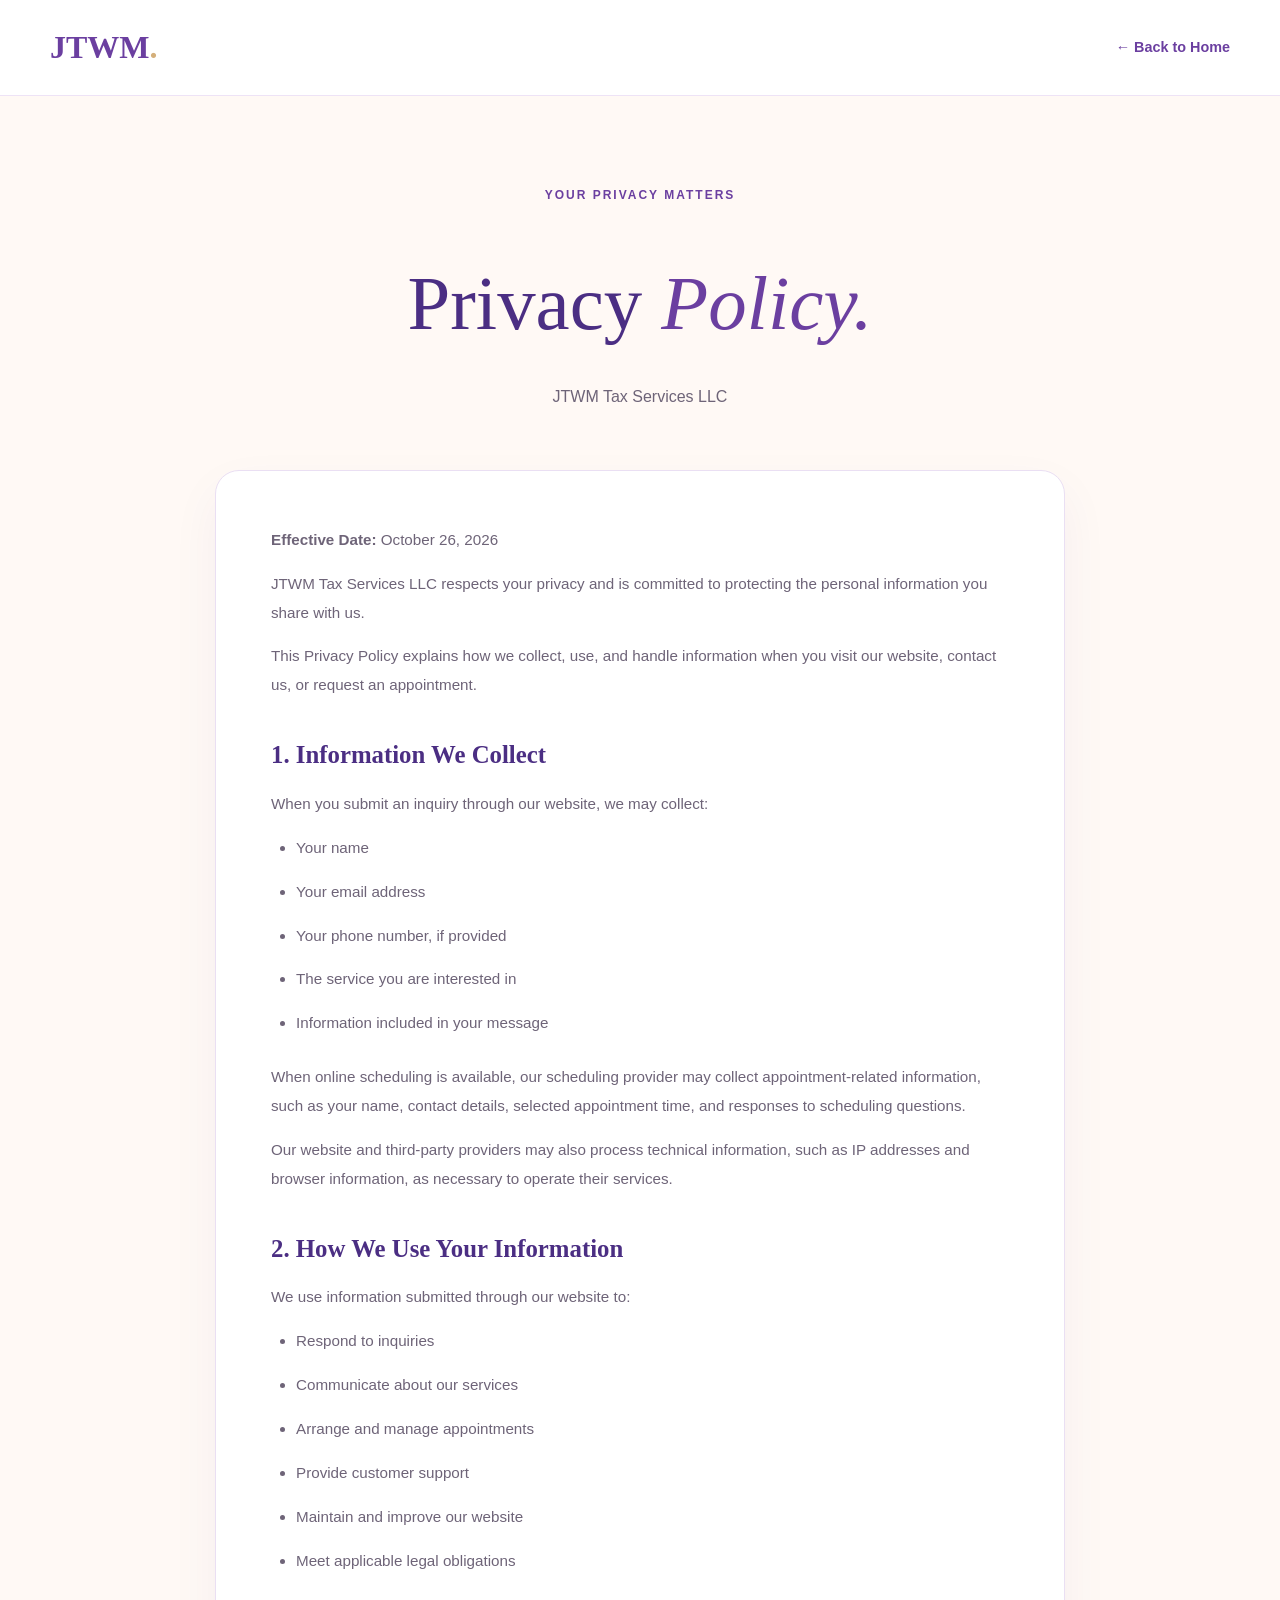
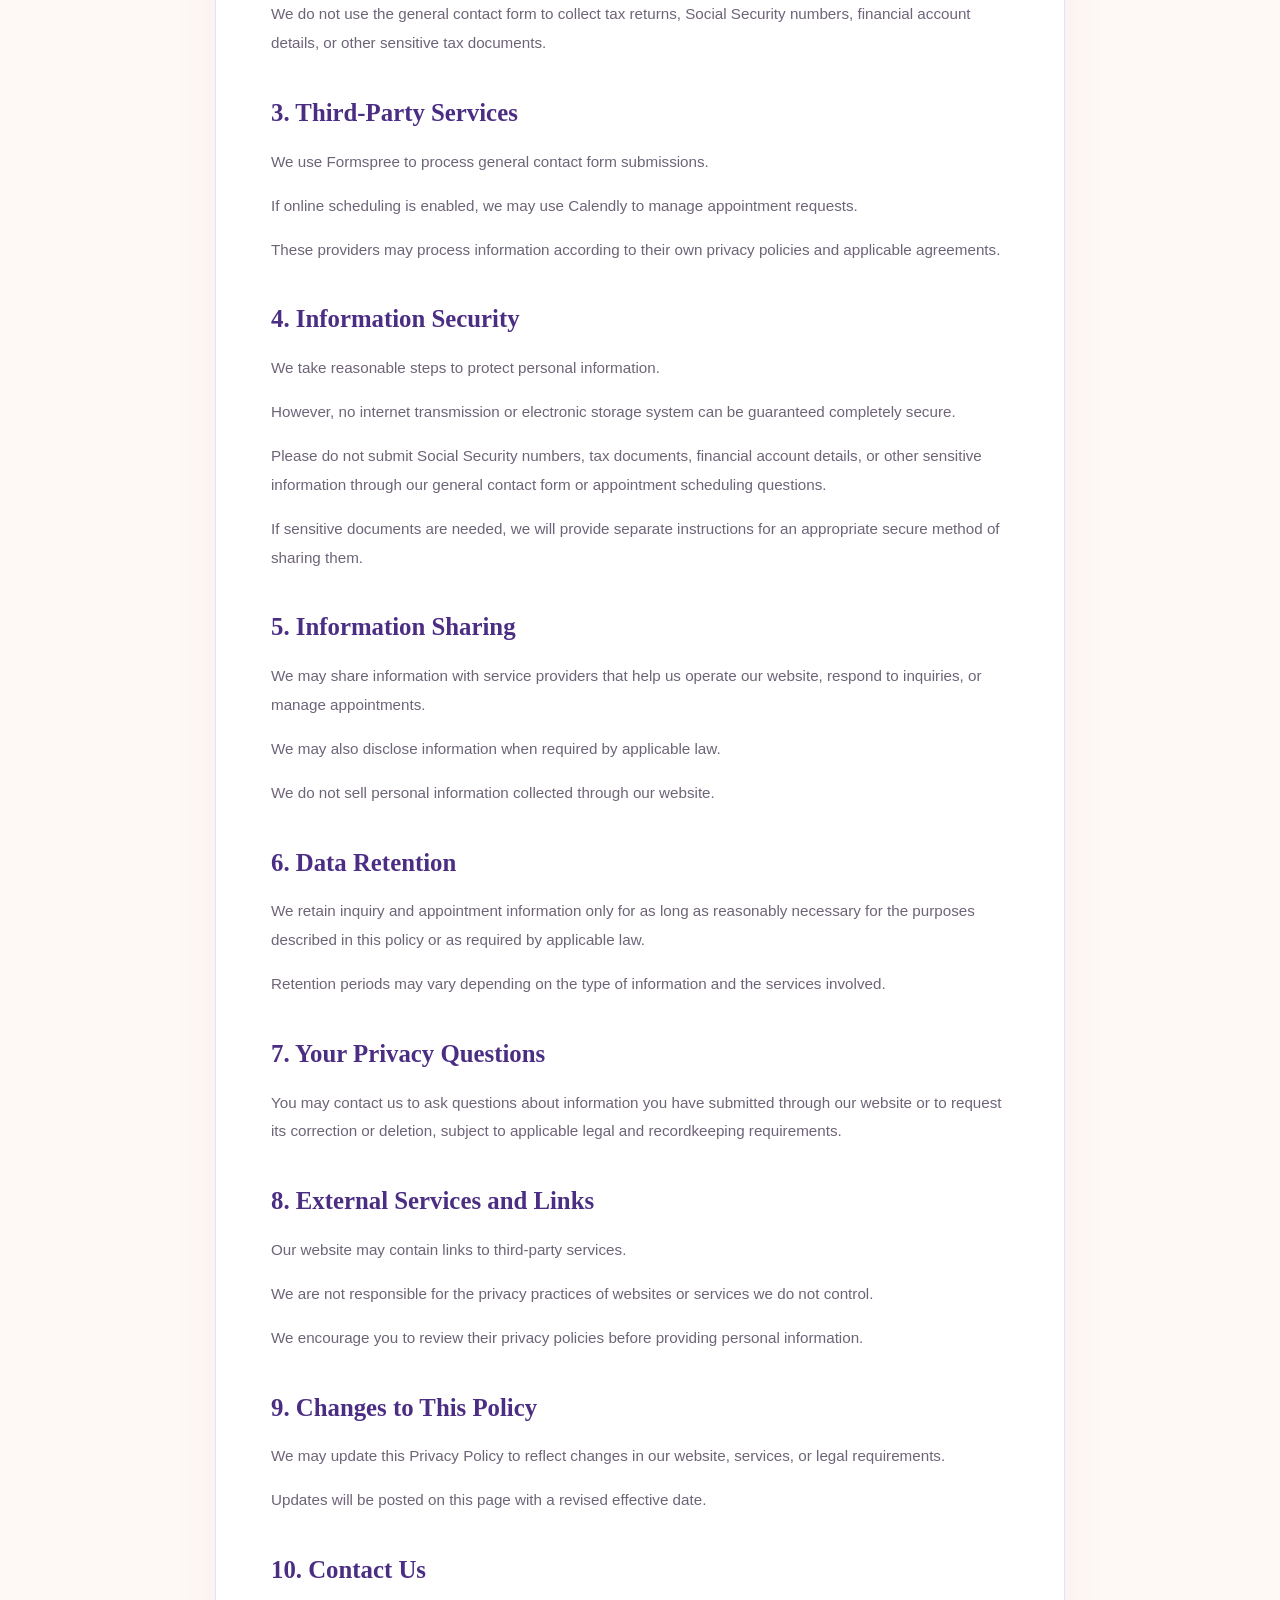
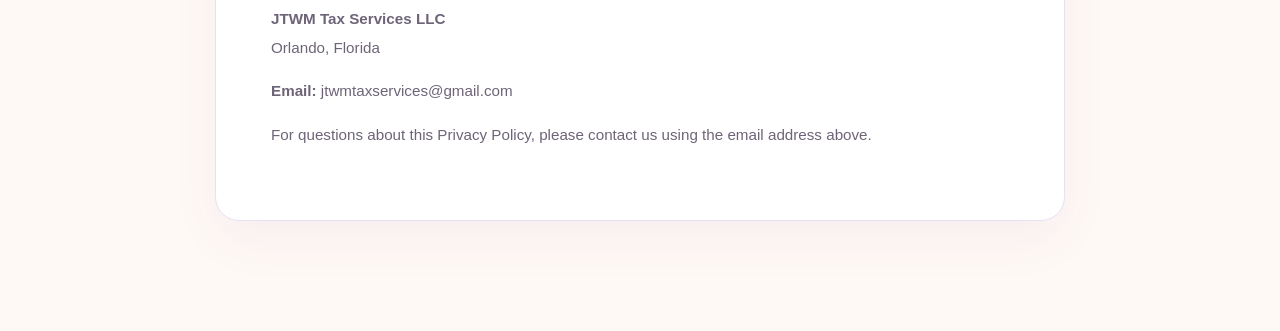
<file: privacy.html>
<!DOCTYPE html>
<html lang="en">

<head>
  <meta charset="UTF-8" />

  <meta
    name="viewport"
    content="width=device-width, initial-scale=1.0"
  />

  <title>Privacy Policy | JTWM Tax Services LLC</title>

  <meta
    name="description"
    content="Learn how JTWM Tax Services LLC handles information submitted through our website."
  />

  <link rel="stylesheet" href="style.css" />
</head>

<body>

  <header class="privacy-header">
    <div class="container privacy-header__inner">

      <a href="index.html" class="privacy-header__logo">
        JTWM<span>.</span>
      </a>

      <a href="index.html" class="privacy-header__back">
        ← Back to Home
      </a>

    </div>
  </header>

  <main class="privacy-page">

    <div class="container">

      <div class="privacy-page__heading">

        <span class="section__eyebrow">
          YOUR PRIVACY MATTERS
        </span>

        <h1>Privacy <em>Policy.</em></h1>

        <p>JTWM Tax Services LLC</p>

      </div>

      <article class="privacy-page__content">

       <p>
    <strong>Effective Date:</strong>
    October 26, 2026
  </p>

  <p>
    JTWM Tax Services LLC respects your privacy and
    is committed to protecting the personal information
    you share with us.
  </p>

  <p>
    This Privacy Policy explains how we collect, use,
    and handle information when you visit our website,
    contact us, or request an appointment.
  </p>

  <!-- SECTION 1 -->
  <h2>1. Information We Collect</h2>

  <p>
    When you submit an inquiry through our website,
    we may collect:
  </p>

  <ul>
    <li>Your name</li>
    <li>Your email address</li>
    <li>Your phone number, if provided</li>
    <li>The service you are interested in</li>
    <li>Information included in your message</li>
  </ul>

  <p>
    When online scheduling is available, our scheduling
    provider may collect appointment-related information,
    such as your name, contact details, selected
    appointment time, and responses to scheduling questions.
  </p>

  <p>
    Our website and third-party providers may also process
    technical information, such as IP addresses and browser
    information, as necessary to operate their services.
  </p>

  <!-- SECTION 2 -->
  <h2>2. How We Use Your Information</h2>

  <p>
    We use information submitted through our website to:
  </p>

  <ul>
    <li>Respond to inquiries</li>
    <li>Communicate about our services</li>
    <li>Arrange and manage appointments</li>
    <li>Provide customer support</li>
    <li>Maintain and improve our website</li>
    <li>Meet applicable legal obligations</li>
  </ul>

  <p>
    We do not use the general contact form to collect
    tax returns, Social Security numbers, financial
    account details, or other sensitive tax documents.
  </p>

  <!-- SECTION 3 -->
  <h2>3. Third-Party Services</h2>

  <p>
    We use Formspree to process general contact
    form submissions.
  </p>

  <p>
    If online scheduling is enabled, we may use
    Calendly to manage appointment requests.
  </p>

  <p>
    These providers may process information according
    to their own privacy policies and applicable agreements.
  </p>

  <!-- SECTION 4 -->
  <h2>4. Information Security</h2>

  <p>
    We take reasonable steps to protect personal information.
  </p>

  <p>
    However, no internet transmission or electronic
    storage system can be guaranteed completely secure.
  </p>

  <p>
    Please do not submit Social Security numbers,
    tax documents, financial account details,
    or other sensitive information through our
    general contact form or appointment scheduling questions.
  </p>

  <p>
    If sensitive documents are needed, we will provide
    separate instructions for an appropriate secure
    method of sharing them.
  </p>

  <!-- SECTION 5 -->
  <h2>5. Information Sharing</h2>

  <p>
    We may share information with service providers
    that help us operate our website, respond to
    inquiries, or manage appointments.
  </p>

  <p>
    We may also disclose information when required
    by applicable law.
  </p>

  <p>
    We do not sell personal information collected
    through our website.
  </p>

  <!-- SECTION 6 -->
  <h2>6. Data Retention</h2>

  <p>
    We retain inquiry and appointment information
    only for as long as reasonably necessary for
    the purposes described in this policy or as
    required by applicable law.
  </p>

  <p>
    Retention periods may vary depending on the
    type of information and the services involved.
  </p>

  <!-- SECTION 7 -->
  <h2>7. Your Privacy Questions</h2>

  <p>
    You may contact us to ask questions about
    information you have submitted through our
    website or to request its correction or deletion,
    subject to applicable legal and recordkeeping
    requirements.
  </p>

  <!-- SECTION 8 -->
  <h2>8. External Services and Links</h2>

  <p>
    Our website may contain links to third-party services.
  </p>

  <p>
    We are not responsible for the privacy practices
    of websites or services we do not control.
  </p>

  <p>
    We encourage you to review their privacy policies
    before providing personal information.
  </p>

  <!-- SECTION 9 -->
  <h2>9. Changes to This Policy</h2>

  <p>
    We may update this Privacy Policy to reflect
    changes in our website, services, or legal requirements.
  </p>

  <p>
    Updates will be posted on this page with a
    revised effective date.
  </p>

  <!-- SECTION 10 -->
  <h2>10. Contact Us</h2>

  <p>
    <strong>JTWM Tax Services LLC</strong><br />
    Orlando, Florida
  </p>

  <p>
    <strong>Email:</strong>
    <a href="mailto:jtwmtaxservices@gmail.com">
      jtwmtaxservices@gmail.com
    </a>
  </p>

  <p>
    For questions about this Privacy Policy,
    please contact us using the email address above.
  </p>

      </article>

    </div>

  </main>

</body>
</html>
</file>
<file: style.css>
/* ==========================================
   JTWM TAX SERVICES LLC
   GLOBAL STYLES
========================================== */

:root {
  --primary: #6b3fa0;
  --primary-dark: #4b2e83;
  --lavender: #c9b4f5;
  --lavender-light: #e6d6ff;
  --lavender-soft: #f4edff;

  --gold: #d4af7a;
  --gold-light: #f3e3c9;

  --ivory: #fff9f5;
  --white: #ffffff;

  --text-dark: #30243f;
  --text-body: #6e6478;
  --border: #e8def0;

  --shadow-soft: 0 15px 45px rgba(75, 46, 131, 0.08);
  --shadow-card: 0 30px 80px rgba(75, 46, 131, 0.15);

  --font-heading: "Playfair Display", Georgia, serif;
  --font-body: "DM Sans", Arial, sans-serif;
}

* {
  margin: 0;
  padding: 0;
  box-sizing: border-box;
}

html {
  scroll-behavior: smooth;
  scroll-padding-top: 100px;
}

body {
  font-family: var(--font-body);
  background: var(--ivory);
  color: var(--text-dark);
  line-height: 1.6;
  overflow-x: hidden;
}

a {
  text-decoration: none;
  color: inherit;
}

button {
  font: inherit;
}

ul {
  list-style: none;
}

.container {
  width: min(100% - 40px, 1180px);
  margin-inline: auto;
}

/* ==========================================
   BUTTONS
========================================== */

.btn {
  display: inline-flex;
  align-items: center;
  justify-content: center;
  gap: 12px;

  padding: 15px 26px;
  border-radius: 12px;

  font-size: 0.92rem;
  font-weight: 700;
  line-height: 1.3;

  border: 2px solid transparent;
  cursor: pointer;

  transition:
    transform 0.25s ease,
    box-shadow 0.25s ease,
    background 0.25s ease;
}

.btn:hover {
  transform: translateY(-3px);
}

.btn--primary {
  color: white;
  background: linear-gradient(
    135deg,
    var(--primary),
    var(--primary-dark)
  );

  box-shadow: 0 10px 25px rgba(107, 63, 160, 0.2);
}

.btn--primary:hover {
  box-shadow: 0 15px 35px rgba(107, 63, 160, 0.3);
}

.btn--outline {
  color: var(--primary-dark);
  border-color: #d9c9eb;
  background: rgba(255, 255, 255, 0.65);
}

.btn--outline:hover {
  background: var(--lavender-soft);
}

a:focus-visible,
button:focus-visible {
  outline: 3px solid var(--gold);
  outline-offset: 4px;
}

/* ==========================================
   HEADER / NAVIGATION
========================================== */

.header {
  position: sticky;
  top: 0;
  z-index: 1000;

  background: rgba(255, 249, 245, 0.95);
  backdrop-filter: blur(16px);

  border-bottom: 1px solid rgba(107, 63, 160, 0.08);
}

.nav {
  min-height: 90px;

  display: flex;
  align-items: center;
  justify-content: space-between;
  gap: 30px;
}

.nav__logo {
  display: flex;
  flex-direction: column;
  align-items: flex-start;

  flex-shrink: 0;
  line-height: 1;
}

.nav__logo-main {
  font-family: var(--font-heading);
  font-size: 2rem;
  font-weight: 700;
  letter-spacing: -1.5px;

  color: var(--primary-dark);
}

.nav__logo-dot {
  color: var(--gold);
}

.nav__logo-sub {
  margin-top: 6px;
  font-size: 0.55rem;
  font-weight: 700;
  letter-spacing: 2.3px;

  color: var(--primary);
}

.nav__menu {
  display: flex;
  align-items: center;
  gap: 38px;
}

.nav__list {
  display: flex;
  align-items: center;
  gap: 28px;
}

.nav__link {
  font-size: 0.88rem;
  font-weight: 600;
  color: var(--text-body);

  transition: color 0.2s ease;
}

.nav__link:hover,
.nav__link.active {
  color: var(--primary);
}

.nav__cta {
  padding: 12px 20px;
  font-size: 0.85rem;
}

.nav__toggle {
  display: none;
  border: none;
  background: transparent;
  color: var(--primary-dark);
  font-size: 1.5rem;
  cursor: pointer;
}

/* ==========================================
   JTWM — ELEGANT HOMEPAGE REDESIGN
========================================== */

.hero {
  position: relative;
  isolation: isolate;
  overflow: hidden;

  padding: 100px 0 65px;

  background:
    radial-gradient(
      circle at 10% 18%,
      rgba(230, 214, 255, 0.45),
      transparent 32%
    ),
    radial-gradient(
      circle at 90% 8%,
      rgba(243, 227, 201, 0.5),
      transparent 30%
    ),
    var(--ivory);
}

/* Decorative ornaments */

.hero__ornament {
  position: absolute;
  z-index: -1;

  width: 260px;
  height: 260px;

  border: 1px solid rgba(212, 175, 122, 0.28);
  border-radius: 50%;

  pointer-events: none;
}

.hero__ornament--left {
  top: 90px;
  left: -180px;
}

.hero__ornament--right {
  top: -120px;
  right: -90px;
}

/* Centered introduction */

.hero__intro {
  max-width: 850px;
  margin: 0 auto 85px;
  text-align: center;
}

.hero__intro .hero__eyebrow {
  display: inline-flex;
  align-items: center;
  justify-content: center;
  gap: 10px;

  margin-bottom: 28px;

  color: var(--primary);
  font-size: 0.72rem;
  font-weight: 700;
  letter-spacing: 2px;
}

.hero__intro .hero__eyebrow i {
  color: var(--gold);
}

.hero__intro .hero__title {
  font-family: var(--font-heading);
  font-size: clamp(3rem, 6vw, 5.5rem);
  font-weight: 500;
  line-height: 1.15;
  letter-spacing: -2.5px;

  margin-bottom: 28px;
}

.hero__intro .hero__title em {
  color: var(--primary);
  font-weight: 500;
}

.hero__intro .hero__description {
  max-width: 620px;
  margin: 0 auto 35px;

  color: var(--text-body);
  font-size: 1.05rem;
  line-height: 1.9;
}

.hero__intro .hero__buttons {
  display: flex;
  justify-content: center;
  flex-wrap: wrap;
  gap: 15px;
}

/* Signature line */

.hero__signature {
  display: flex;
  align-items: center;
  justify-content: center;
  gap: 18px;

  margin-top: 48px;

  color: var(--text-body);
  font-family: var(--font-heading);
  font-style: italic;
  font-size: 0.9rem;
}

.hero__signature-line {
  width: 40px;
  height: 1px;
  background: var(--gold);
}

/* ==========================================
   WELCOME PANEL
========================================== */

.welcome-panel {
  display: grid;
  grid-template-columns: 1.05fr 0.95fr;
  align-items: center;

  min-height: 450px;

  overflow: hidden;
  border-radius: 28px;

  background:
    linear-gradient(
      115deg,
      #f0e5ff 0%,
      #e7d7fa 48%,
      #d6c1f3 100%
    );

  box-shadow: 0 25px 70px rgba(75, 46, 131, 0.1);
}

/* Panel text */

.welcome-panel__content {
  padding: 65px 30px 65px 65px;
  position: relative;
  z-index: 2;
}

.welcome-panel__eyebrow {
  color: var(--primary-dark);
  font-size: 0.7rem;
  font-weight: 700;
  letter-spacing: 2px;
}

.welcome-panel__content h2 {
  font-family: var(--font-heading);
  font-size: clamp(2.2rem, 3.8vw, 3.5rem);
  font-weight: 500;
  line-height: 1.2;
  letter-spacing: -1px;

  margin: 23px 0;
}

.welcome-panel__content h2 em {
  color: var(--primary);
  font-weight: 500;
}

.welcome-panel__content p {
  max-width: 430px;

  color: #665776;
  font-size: 0.95rem;
  line-height: 1.85;

  margin-bottom: 30px;
}

.welcome-panel__link {
  display: inline-flex;
  align-items: center;
  gap: 12px;

  padding-bottom: 7px;

  color: var(--primary-dark);
  border-bottom: 1px solid var(--primary-dark);

  font-size: 0.9rem;
  font-weight: 700;

  transition: gap 0.25s ease;
}

.welcome-panel__link:hover {
  gap: 18px;
}

/* ==========================================
   DECORATIVE PANEL ILLUSTRATION
========================================== */

.welcome-panel__art {
  position: relative;
  min-height: 450px;

  display: flex;
  align-items: center;
  justify-content: center;
}

.welcome-panel__art-circle {
  position: absolute;

  width: 390px;
  height: 390px;

  border-radius: 50%;

  background: rgba(255, 255, 255, 0.25);
  border: 1px solid rgba(255, 255, 255, 0.55);
}

.welcome-panel__document {
  position: relative;
  z-index: 2;

  width: 245px;
  min-height: 300px;

  padding: 25px;

  border-radius: 18px;
  background: #fffdfb;

  box-shadow: 0 25px 55px rgba(75, 46, 131, 0.18);

  transform: rotate(8deg);
  transition: transform 0.35s ease;
}

.welcome-panel__document:hover {
  transform: rotate(3deg) translateY(-5px);
}

.welcome-panel__document-top {
  display: flex;
  align-items: center;
  justify-content: space-between;
}

.welcome-panel__document-top span {
  font-family: var(--font-heading);
  font-size: 1.4rem;
  font-weight: 700;
  color: var(--primary-dark);
}

.welcome-panel__document-icon {
  display: grid;
  place-items: center;

  width: 52px;
  height: 52px;

  border-radius: 13px;

  background: var(--lavender-soft);
  color: var(--primary);
  font-size: 1.5rem;
}

.welcome-panel__document-lines {
  display: grid;
  gap: 13px;
  margin-top: 38px;
}

.welcome-panel__document-lines span {
  display: block;
  height: 9px;
  border-radius: 10px;
  background: #e8ddf5;
}

.welcome-panel__document-lines span:nth-child(1) {
  width: 100%;
}

.welcome-panel__document-lines span:nth-child(2) {
  width: 80%;
}

.welcome-panel__document-lines span:nth-child(3) {
  width: 55%;
}

.welcome-panel__document-check {
  position: absolute;
  bottom: 24px;
  right: 24px;

  display: grid;
  place-items: center;

  width: 44px;
  height: 44px;

  border-radius: 50%;

  background: var(--primary);
  color: white;

  font-size: 1.1rem;
}

.welcome-panel__floating {
  position: absolute;
  z-index: 3;

  display: grid;
  place-items: center;

  width: 65px;
  height: 65px;

  border-radius: 18px;

  background: white;
  color: var(--primary);

  font-size: 1.7rem;

  box-shadow: 0 15px 35px rgba(75, 46, 131, 0.15);
}

.welcome-panel__floating--one {
  top: 65px;
  right: 55px;
  transform: rotate(12deg);
}

.welcome-panel__floating--two {
  bottom: 65px;
  left: 30px;

  color: var(--gold);
  transform: rotate(-12deg);
}

.welcome-panel__gold-ring {
  position: absolute;

  width: 320px;
  height: 320px;

  border: 2px solid rgba(212, 175, 122, 0.5);
  border-radius: 50%;

  transform: translate(40px, 20px);
}

/* ==========================================
   EDITORIAL TRUST HIGHLIGHTS
========================================== */

.hero__highlights {
  display: grid;
  grid-template-columns: repeat(3, 1fr);
  gap: 35px;

  margin-top: 65px;
  padding: 0 0 15px;

  border-top: none;
}

.hero__highlights .highlight {
  display: flex;
  align-items: flex-start;
  gap: 18px;

  padding-top: 25px;

  border-top: 1px solid rgba(107, 63, 160, 0.2);
}

.highlight__number {
  flex-shrink: 0;

  color: var(--gold);
  font-family: var(--font-heading);
  font-size: 1.5rem;
  line-height: 1.2;
}

.hero__highlights .highlight h3 {
  font-size: 0.95rem;
  font-weight: 700;
  color: var(--text-dark);
  margin-bottom: 8px;
}

.hero__highlights .highlight p {
  color: var(--text-body);
  font-size: 0.83rem;
  line-height: 1.7;
}

/* ==========================================
   PLACEHOLDER SECTIONS
========================================== */

.placeholder-section {
  padding-block: 70px;
  border-bottom: 1px solid var(--border);
  background: var(--ivory);
  padding: 80px 0;
}

.placeholder-section h2 {
  font-family: var(--font-heading);
  font-size: 2rem;
  color: var(--primary-dark);
  opacity: 1;
}

.placeholder-section p {
  margin-top: 10px;
  color: var(--text-body);
  opacity: 1;
}

/* ==========================================
    ABOUT JTWM
========================================== */

.section {
  padding: 110px 0;
}

.section__eyebrow {
  display: inline-block;
  margin-bottom: 20px;

  color: var(--primary);
  font-size: 0.75rem;
  font-weight: 700;
  letter-spacing: 2px;
}

.section__title {
  font-family: var(--font-heading);
  font-size: clamp(2.5rem, 4vw, 3.8rem);
  font-weight: 500;
  line-height: 1.2;
  letter-spacing: -1.5px;

  margin-bottom: 28px;
}

.section__title em {
  color: var(--primary);
  font-weight: 500;
}

/* About Layout */

.about {
  background: #ffffff;
}

.about__grid {
  display: grid;
  grid-template-columns: 0.9fr 1.1fr;
  align-items: center;
  gap: 90px;
}

/* Owner Card */

.about__visual {
  position: relative;
  display: flex;
  align-items: center;
  justify-content: center;
  isolation: isolate;
  min-height: 530px;
}

.about__owner-card {
  position: relative;
  z-index: 2;

  width: 100%;
  max-width: 420px;

  padding: 55px 35px;

  text-align: center;

  background:
    linear-gradient(
      145deg,
      #f4ebff,
      #e1cff8
    );

  border: 1px solid rgba(107, 63, 160, 0.12);
  border-radius: 28px;

  box-shadow: 0 25px 65px rgba(75, 46, 131, 0.1);
}

.about__card-label {
  color: var(--primary);
  font-size: 0.7rem;
  font-weight: 700;
  letter-spacing: 2px;
}

.about__monogram {
  margin: 40px 0 25px;

  font-family: var(--font-heading);
  font-size: clamp(4.5rem, 7vw, 6.5rem);
  font-weight: 700;
  letter-spacing: -5px;

  color: var(--primary-dark);
}

.about__gold-line {
  width: 95px;
  height: 3px;
  margin: 0 auto 28px;
  border-radius: 10px;
  background: linear-gradient(
    90deg,
    transparent,
    var(--gold),
    transparent
  );
}

.about__owner-card h3 {
  font-family: var(--font-heading);
  font-size: 2rem;
  font-weight: 600;

  color: var(--primary-dark);
}

.about__owner-card p {
  margin-top: 10px;

  color: var(--text-body);
  font-size: 0.9rem;
}

.about__card-bottom {
  display: flex;
  align-items: center;
  justify-content: center;
  gap: 10px;

  margin-top: 40px;
  padding-top: 25px;

  border-top: 1px solid rgba(107, 63, 160, 0.15);

  color: var(--primary);
  font-size: 0.8rem;
  font-weight: 600;
}

.about__card-bottom i {
  color: var(--gold);
  font-size: 1.2rem;
}

.about__decor-circle {
  position: absolute;
  z-index: 1;
  width: 460px;
  height: 460px;
  max-width: 90vw;
  border: 1px solid rgba(212, 175, 122, 0.4);
  border-radius: 50%;
  transform: translate(-25px, 20px);
}

/* About Text */

.about__intro {
  color: var(--text-dark);
  font-size: 1.08rem;
  font-weight: 600;
  line-height: 1.9;

  margin-bottom: 22px;
}

.about__description {
  color: var(--text-body);
  font-size: 0.95rem;
  line-height: 1.9;

  margin-bottom: 20px;
}

/* Feature List */

.about__features {
  display: grid;
  gap: 17px;

  margin: 30px 0 35px;
}

.about__feature {
  display: flex;
  align-items: center;
  gap: 13px;

  color: var(--text-dark);
  font-size: 0.9rem;
  font-weight: 600;
}

.about__feature i {
  display: grid;
  place-items: center;

  width: 28px;
  height: 28px;

  flex-shrink: 0;

  border-radius: 50%;

  background: var(--lavender-soft);
  color: var(--primary);

  font-size: 0.75rem;
}

.about__button {
  margin-top: 5px;
}

/* ==========================================
   SERVICES SECTION
========================================== */

.services {
  background:
    linear-gradient(
      180deg,
      #fff9f5 0%,
      #fcf8ff 100%
    );
}

/* Section Heading */

.services__heading {
  max-width: 750px;
  margin: 0 auto 65px;
  text-align: center;
}

.services__heading .section__title {
  margin-bottom: 22px;
}

.services__subtitle {
  max-width: 600px;
  margin-inline: auto;

  color: var(--text-body);
  font-size: 1rem;
  line-height: 1.9;
}

/* ==========================================
   SERVICE CARDS
========================================== */

.services__grid {
  display: grid;
  grid-template-columns: repeat(3, minmax(0, 1fr));
  gap: 25px;
}

.service-card {
  display: flex;
  flex-direction: column;

  min-height: 350px;
  padding: 35px 30px;

  background: var(--white);
  border: 1px solid var(--border);
  border-radius: 22px;

  box-shadow: 0 12px 35px rgba(75, 46, 131, 0.04);

  transition:
    transform 0.3s ease,
    box-shadow 0.3s ease,
    border-color 0.3s ease;
}

.service-card--lavender {
  background: #f4edff;
}

.service-card:hover {
  transform: translateY(-8px);

  border-color: var(--lavender);

  box-shadow: 0 22px 50px rgba(75, 46, 131, 0.12);
}

/* Card Header */

.service-card__top {
  display: flex;
  align-items: flex-start;
  justify-content: space-between;

  margin-bottom: 28px;
}

.service-card__number {
  font-family: var(--font-heading);
  font-size: 1.5rem;
  font-weight: 600;
  color: var(--primary);
}

.service-card__icon {
  display: grid;
  place-items: center;

  width: 58px;
  height: 58px;

  border-radius: 16px;

  background: #eee3fc;
  color: var(--primary);

  font-size: 1.4rem;
}

.service-card--lavender .service-card__icon {
  background: white;
}

/* Card Content */

.service-card h3 {
  margin-bottom: 18px;

  font-family: var(--font-heading);
  font-size: 1.55rem;
  font-weight: 600;
  line-height: 1.3;

  color: var(--primary-dark);
}

.service-card p {
  margin-bottom: 28px;

  color: var(--text-body);
  font-size: 0.9rem;
  line-height: 1.85;
}

/* Card Link */

.service-card__link {
  display: inline-flex;
  align-items: center;
  gap: 10px;

  align-self: flex-start;

  margin-top: auto;

  color: var(--primary);
  font-size: 0.85rem;
  font-weight: 700;

  transition:
    gap 0.25s ease,
    color 0.25s ease;
}

.service-card__link:hover {
  gap: 16px;
  color: var(--primary-dark);
}

.service-card__link i {
  font-size: 0.8rem;
}

/* ==========================================
   FEATURED NOTARY SERVICE
========================================== */

.notary-feature {
  display: grid;
  grid-template-columns: 1.1fr 0.9fr;
  align-items: center;

  margin-top: 45px;

  overflow: hidden;

  background:
    linear-gradient(
      115deg,
      #eadbfc 0%,
      #e0cdf8 55%,
      #d4bdf1 100%
    );

  border: 1px solid rgba(107, 63, 160, 0.1);
  border-radius: 28px;

  box-shadow: 0 25px 60px rgba(75, 46, 131, 0.08);
}

/* Notary Content */

.notary-feature__content {
  padding: 60px;
}

.notary-feature__label {
  display: inline-flex;
  align-items: center;
  gap: 10px;

  margin-bottom: 22px;

  color: var(--primary-dark);
  font-size: 0.7rem;
  font-weight: 700;
  letter-spacing: 2px;
}

.notary-feature__label i {
  color: var(--gold);
}

.notary-feature__content h3 {
  margin-bottom: 25px;

  font-family: var(--font-heading);
  font-size: clamp(2.3rem, 4vw, 3.6rem);
  font-weight: 500;
  line-height: 1.2;
  letter-spacing: -1px;
}

.notary-feature__content h3 em {
  color: var(--primary);
  font-weight: 500;
}

.notary-feature__content > p {
  max-width: 520px;
  margin-bottom: 18px;

  color: #665776;
  font-size: 0.95rem;
  line-height: 1.85;
}

.notary-feature__content .notary-feature__note {
  margin: 25px 0 30px;
  padding-left: 16px;

  border-left: 3px solid var(--gold);

  font-size: 0.83rem;
  font-style: italic;
}

/* ==========================================
   NOTARY ILLUSTRATION
========================================== */

.notary-feature__visual {
  position: relative;

  min-height: 480px;

  display: flex;
  align-items: center;
  justify-content: center;

  isolation: isolate;
}

.notary-feature__circle {
  position: absolute;
  z-index: -1;

  width: 390px;
  height: 390px;

  border-radius: 50%;

  background: rgba(255, 255, 255, 0.3);
  border: 1px solid rgba(255, 255, 255, 0.6);
}

.notary-feature__document {
  position: relative;

  width: 250px;
  min-height: 320px;

  padding: 28px;

  background: #fffdfb;
  border-radius: 20px;

  box-shadow: 0 25px 60px rgba(75, 46, 131, 0.18);

  transform: rotate(-7deg);
  transition: transform 0.35s ease;
}

.notary-feature__document:hover {
  transform: rotate(-2deg) translateY(-5px);
}

.notary-feature__document-header {
  display: flex;
  align-items: center;
  justify-content: space-between;

  color: var(--primary-dark);
}

.notary-feature__document-header i {
  font-size: 2rem;
}

.notary-feature__document-header span {
  font-family: var(--font-heading);
  font-size: 1.1rem;
  font-weight: 700;
  letter-spacing: 1px;
}

.notary-feature__document-lines {
  display: grid;
  gap: 14px;

  margin-top: 55px;
}

.notary-feature__document-lines span {
  height: 9px;

  background: #e9def5;
  border-radius: 10px;
}

.notary-feature__document-lines span:nth-child(2) {
  width: 75%;
}

.notary-feature__document-lines span:nth-child(3) {
  width: 55%;
}

.notary-feature__seal {
  position: absolute;
  right: 25px;
  bottom: 25px;

  display: grid;
  place-items: center;

  width: 70px;
  height: 70px;

  border: 3px double var(--gold);
  border-radius: 50%;

  color: var(--primary);
  font-size: 1.8rem;
}

.notary-feature__floating {
  position: absolute;

  top: 80px;
  right: 50px;

  display: grid;
  place-items: center;

  width: 65px;
  height: 65px;

  background: white;
  border-radius: 18px;

  color: var(--gold);
  font-size: 1.7rem;

  box-shadow: 0 15px 35px rgba(75, 46, 131, 0.15);

  transform: rotate(12deg);
}

/* ==========================================
   SERVICES CTA
========================================== */

.services__cta {
  max-width: 700px;
  margin: 100px auto 0;
  text-align: center;
}

.services__cta > span {
  display: inline-block;

  margin-bottom: 20px;

  color: var(--primary);
  font-size: 0.72rem;
  font-weight: 700;
  letter-spacing: 2px;
}

.services__cta h3 {
  margin-bottom: 20px;

  font-family: var(--font-heading);
  font-size: clamp(2.3rem, 4vw, 3.5rem);
  font-weight: 500;
  line-height: 1.2;
}

.services__cta h3 em {
  color: var(--primary);
  font-weight: 500;
}

.services__cta p {
  max-width: 520px;
  margin: 0 auto 30px;

  color: var(--text-body);
  font-size: 0.95rem;
  line-height: 1.85;
}

/* ==========================================
    FAQ SECTION
========================================== */

.faq {
  background: var(--ivory);
}

/* FAQ Heading */

.faq__heading {
  max-width: 720px;
  margin: 0 auto 60px;
  text-align: center;
}

.faq__heading .section__title {
  margin-bottom: 22px;
}

.faq__heading > p {
  max-width: 570px;
  margin-inline: auto;

  color: var(--text-body);
  font-size: 1rem;
  line-height: 1.85;
}

/* Accordion Container */

.faq__list {
  max-width: 850px;
  margin-inline: auto;

  display: grid;
  gap: 16px;
}

/* Accordion Card */

.faq__item {
  background: #f3eafd;
  border: 1px solid #e5d5f5;
  border-radius: 18px;

  overflow: hidden;

  transition:
    background 0.3s ease,
    border-color 0.3s ease,
    box-shadow 0.3s ease;
}

.faq__item:hover {
  border-color: var(--lavender);
}

.faq__item[open] {
  background: #efe3fc;
  border-color: #d8bff1;

  box-shadow: 0 12px 35px rgba(75, 46, 131, 0.07);
}

/* Question */

.faq__question {
  display: flex;
  align-items: center;
  justify-content: space-between;
  gap: 25px;

  padding: 25px 30px;

  cursor: pointer;
  list-style: none;

  color: var(--primary-dark);
  font-size: 1rem;
  font-weight: 700;
  line-height: 1.5;
}

/* Remove default disclosure marker */

.faq__question::-webkit-details-marker {
  display: none;
}

.faq__question::marker {
  content: "";
}

/* Plus / Minus Icon */

.faq__question i {
  flex-shrink: 0;

  display: grid;
  place-items: center;

  width: 36px;
  height: 36px;

  border-radius: 50%;

  background: white;
  color: var(--primary);

  font-size: 0.9rem;

  transition:
    transform 0.3s ease,
    background 0.3s ease,
    color 0.3s ease;
}

.faq__item[open] .faq__question i {
  transform: rotate(45deg);

  background: var(--primary);
  color: white;
}

/* Answer */

.faq__answer {
  padding: 0 30px 28px;
}

.faq__answer p {
  max-width: 720px;

  color: var(--text-body);
  font-size: 0.92rem;
  line-height: 1.9;
}

.faq__answer p + p {
  margin-top: 15px;
}

/* FAQ Footer */

.faq__footer {
  margin-top: 50px;
  text-align: center;
}

.faq__footer p {
  margin-bottom: 12px;

  color: var(--text-body);
  font-size: 0.95rem;
}

.faq__contact {
  display: inline-flex;
  align-items: center;
  gap: 10px;

  color: var(--primary);
  font-size: 0.95rem;
  font-weight: 700;

  transition: gap 0.25s ease;
}

.faq__contact:hover {
  gap: 16px;
}

/* ==========================================
   PHASE 4A — CONTACT SECTION
========================================== */

.contact {
  background: #ffffff;
}

/* Section Heading */

.contact__heading {
  max-width: 700px;
  margin: 0 auto 65px;
  text-align: center;
}

.contact__heading .section__title {
  margin-bottom: 20px;
}

.contact__heading > p {
  max-width: 560px;
  margin-inline: auto;

  color: var(--text-body);
  font-size: 0.98rem;
  line-height: 1.9;
}

/* Two-column Layout */

.contact__grid {
  display: grid;
  grid-template-columns: 0.9fr 1.1fr;
  gap: 55px;
  align-items: start;
}

/* ==========================================
   CONTACT INFORMATION
========================================== */

.contact__info {
  padding: 25px 0;
}

.contact__label {
  display: inline-block;
  margin-bottom: 20px;

  color: var(--primary);
  font-size: 0.72rem;
  font-weight: 700;
  letter-spacing: 2px;
}

.contact__info h3 {
  margin-bottom: 22px;

  font-family: var(--font-heading);
  font-size: clamp(2.2rem, 3.5vw, 3.3rem);
  font-weight: 500;
  line-height: 1.2;
}

.contact__info h3 em {
  color: var(--primary);
  font-weight: 500;
}

.contact__intro {
  max-width: 420px;
  margin-bottom: 40px;

  color: var(--text-body);
  font-size: 0.95rem;
  line-height: 1.9;
}

.contact__details {
  display: grid;
  gap: 28px;
}

.contact__detail {
  display: flex;
  align-items: flex-start;
  gap: 18px;
}

.contact__icon {
  display: grid;
  place-items: center;
  flex-shrink: 0;

  width: 52px;
  height: 52px;

  border-radius: 15px;

  background: var(--lavender-soft);
  color: var(--primary);
  font-size: 1.15rem;
}

.contact__detail > div:last-child {
  min-width: 0;
}

.contact__detail span {
  display: block;

  margin-bottom: 5px;

  color: var(--primary);
  font-size: 0.7rem;
  font-weight: 700;
  letter-spacing: 1.5px;
}

.contact__detail a,
.contact__detail p {
  color: var(--text-dark);
  font-size: 0.98rem;
  font-weight: 600;

  overflow-wrap: anywhere;
}

.contact__detail a:hover {
  color: var(--primary);
}

/* Mobile Notary Note */

.contact__notary-note {
  display: flex;
  align-items: flex-start;
  gap: 14px;

  margin-top: 45px;
  padding: 22px;

  background: var(--lavender-soft);
  border-left: 3px solid var(--gold);
  border-radius: 12px;
}

.contact__notary-note i {
  margin-top: 5px;
  color: var(--primary);
}

.contact__notary-note p {
  color: var(--text-body);
  font-size: 0.86rem;
  line-height: 1.8;
}

/* ==========================================
   CONTACT FORM CARD
========================================== */

.contact__form-card {
  padding: 42px;

  background: #f8f2ff;
  border: 1px solid #e8d9f6;
  border-radius: 26px;

  box-shadow: 0 20px 55px rgba(75, 46, 131, 0.07);
}

.contact__form-header {
  margin-bottom: 32px;
}

.contact__form-header > span {
  display: block;
  margin-bottom: 12px;

  color: var(--primary);
  font-size: 0.7rem;
  font-weight: 700;
  letter-spacing: 2px;
}

.contact__form-header h3 {
  font-family: var(--font-heading);
  font-size: 2rem;
  font-weight: 600;

  color: var(--primary-dark);
}

.contact__form-header p {
  margin-top: 8px;
  color: var(--text-body);
  font-size: 0.9rem;
}

/* Form Layout */

.contact__form {
  display: grid;
  gap: 22px;
}

.contact__form-row {
  display: grid;
  grid-template-columns: repeat(2, minmax(0, 1fr));
  gap: 18px;
}

.contact__field {
  display: flex;
  flex-direction: column;
  gap: 9px;
  min-width: 0;
}

.contact__field label {
  color: var(--text-dark);
  font-size: 0.82rem;
  font-weight: 700;
}

.contact__field input,
.contact__field select,
.contact__field textarea {
  width: 100%;
  min-width: 0;

  padding: 15px 16px;

  background: white;
  border: 1px solid #ded0ec;
  border-radius: 11px;

  color: var(--text-dark);
  font-family: var(--font-body);
  font-size: 0.9rem;

  outline: none;

  transition:
    border-color 0.25s ease,
    box-shadow 0.25s ease;
}

.contact__field textarea {
  resize: vertical;
  min-height: 145px;
}

.contact__field input:focus,
.contact__field select:focus,
.contact__field textarea:focus {
  border-color: var(--primary);

  box-shadow: 0 0 0 3px rgba(107, 63, 160, 0.1);
}

.contact__field input::placeholder,
.contact__field textarea::placeholder {
  color: #9a90a5;
}

/* Privacy Reminder */

.contact__privacy {
  display: flex;
  align-items: flex-start;
  gap: 12px;

  padding: 16px;

  background: #ffffff;
  border: 1px solid #e8d9f6;
  border-radius: 11px;
}

.contact__privacy i {
  margin-top: 4px;
  color: var(--primary);
}

.contact__privacy p {
  color: var(--text-body);
  font-size: 0.76rem;
  line-height: 1.7;
}

/* Submit Button */

.contact__submit {
  width: 100%;
  margin-top: 4px;
}

.contact__form-status {
  font-size: 0.85rem;
  font-weight: 600;
  text-align: center;
  color: var(--primary-dark);
}

.contact__submit:disabled {
  opacity: 0.65;
  cursor: not-allowed;
}

.contact__form-status:not(:empty) {
  padding: 12px;
  border-radius: 10px;
  background: #eee3fa;
  color: #4b2e83;
}

/* ==========================================
   PHASE 4B — BOOKING SECTION
========================================== */

.booking {
  background: linear-gradient(
    180deg,
    #f5edff 0%,
    #fff9f5 100%
  );
}

/* Heading */

.booking__heading {
  max-width: 720px;
  margin: 0 auto 60px;
  text-align: center;
}

.booking__heading .section__title {
  margin-bottom: 22px;
}

.booking__heading > p {
  max-width: 570px;
  margin-inline: auto;

  color: var(--text-body);
  font-size: 0.98rem;
  line-height: 1.9;
}

/* Appointment Types */

.booking__types {
  display: grid;
  grid-template-columns: repeat(4, minmax(0, 1fr));
  gap: 18px;

  margin-bottom: 40px;
}

.booking__type {
  padding: 28px 20px;

  background: rgba(255, 255, 255, 0.85);
  border: 1px solid #e5d8f2;
  border-radius: 18px;

  text-align: center;

  transition:
    transform 0.3s ease,
    box-shadow 0.3s ease;
}

.booking__type:hover {
  transform: translateY(-5px);
  box-shadow: 0 15px 35px rgba(75, 46, 131, 0.09);
}

.booking__type i {
  display: grid;
  place-items: center;

  width: 54px;
  height: 54px;

  margin: 0 auto 20px;

  background: #f0e4fc;
  border-radius: 15px;

  color: var(--primary);
  font-size: 1.4rem;
}

.booking__type h3 {
  margin-bottom: 8px;

  color: var(--primary-dark);
  font-family: var(--font-heading);
  font-size: 1.25rem;
  line-height: 1.35;
}

.booking__type p {
  color: var(--text-body);
  font-size: 0.85rem;
}

/* Main Booking Panel */

.booking__panel {
  max-width: 1000px;
  margin-inline: auto;

  padding: 45px;

  background: white;
  border: 1px solid #e7d8f5;
  border-radius: 26px;

  box-shadow: 0 25px 65px rgba(75, 46, 131, 0.08);
}

.booking__panel-heading {
  text-align: center;
  margin-bottom: 35px;
}

.booking__panel-heading > span {
  display: block;
  margin-bottom: 12px;

  color: var(--primary);
  font-size: 0.7rem;
  font-weight: 700;
  letter-spacing: 2px;
}

.booking__panel-heading h3 {
  margin-bottom: 12px;

  color: var(--primary-dark);
  font-family: var(--font-heading);
  font-size: clamp(1.8rem, 3vw, 2.5rem);
}

.booking__panel-heading p {
  color: var(--text-body);
  font-size: 0.9rem;
  line-height: 1.8;
}

/* Coming Soon State */

.booking__pending {
  padding: 65px 25px;

  background: #faf6ff;
  border: 1px dashed #d8c2ed;
  border-radius: 18px;

  text-align: center;
}

.booking__pending-icon {
  display: grid;
  place-items: center;

  width: 85px;
  height: 85px;

  margin: 0 auto 25px;

  background: #eee1fc;
  border-radius: 50%;

  color: var(--primary);
  font-size: 2rem;
}

.booking__pending h4 {
  margin-bottom: 15px;

  color: var(--primary-dark);
  font-family: var(--font-heading);
  font-size: 1.8rem;
}

.booking__pending p {
  max-width: 440px;
  margin: 0 auto 25px;

  color: var(--text-body);
  font-size: 0.92rem;
  line-height: 1.85;
}

/* Embedded Calendar */

.booking__calendar {
  width: 100%;
  min-height: 720px;
}

.booking__calendar .calendly-inline-widget {
  width: 100%;
  min-width: 0 !important;
  height: 720px;
}

/* Respect HTML hidden attribute */

.booking__calendar[hidden],
.booking__backup[hidden],
.booking__pending[hidden] {
  display: none;
}

/* Backup Link */

.booking__backup {
  margin-top: 25px;
  text-align: center;
}

.booking__backup p {
  margin-bottom: 10px;
  color: var(--text-body);
  font-size: 0.88rem;
}

.booking__backup a {
  display: inline-flex;
  align-items: center;
  gap: 10px;

  color: var(--primary);
  font-size: 0.9rem;
  font-weight: 700;
}

.booking__backup a:hover {
  text-decoration: underline;
}

/* Bottom Note */

.booking__note {
  max-width: 650px;
  margin: 30px auto 0;

  color: var(--text-body);
  font-size: 0.85rem;
  line-height: 1.8;
  text-align: center;
}

/* ==========================================
    FOOTER
========================================== */

.footer {
  background: #301c4d;
  color: #ffffff;
  padding: 85px 0 0;
}

.footer__grid {
  display: grid;
  grid-template-columns: 1.5fr 0.8fr 1fr 1.2fr;
  gap: 45px;
  padding-bottom: 70px;
}

/* Brand */

.footer__logo {
  display: inline-flex;
  flex-direction: column;

  color: #ffffff;
  font-family: var(--font-heading);
  font-size: 3.1rem;
  font-weight: 700;
  line-height: 1;
  letter-spacing: -2px;
}

.footer__logo > span {
  color: var(--gold);
}

.footer__logo small {
  margin-top: 9px;
  color: #d9c3f1;
  font-family: var(--font-body);
  font-size: 0.62rem;
  font-weight: 700;
  letter-spacing: 3px;
}

.footer__logo-main {
    display:block;
    color: #ffffff;
}

.footer__logo-main span {
    color: var(--gold);
}

.footer__brand > p {
  max-width: 320px;
  margin-top: 28px;

  color: #d5c8e3;
  font-size: 0.9rem;
  line-height: 1.9;
}

.footer__owner {
  display: flex;
  flex-direction: column;
  gap: 6px;

  margin-top: 30px;
  padding-left: 17px;

  border-left: 2px solid var(--gold);
}

.footer__owner > span {
  color: #d4af7a;
  font-size: 0.65rem;
  font-weight: 700;
  letter-spacing: 1.8px;
}

.footer__owner strong {
  color: #ffffff;
  font-family: var(--font-heading);
  font-size: 1.25rem;
  font-weight: 600;
}

.footer__owner small {
  color: #d5c8e3;
  font-size: 0.78rem;
}

/* Footer Columns */

.footer__column h3 {
  margin-bottom: 25px;

  color: #ffffff;
  font-family: var(--font-heading);
  font-size: 1.4rem;
  font-weight: 600;
}

.footer__column nav {
  display: flex;
  flex-direction: column;
  align-items: flex-start;
  gap: 16px;
}

.footer__column nav a {
  color: #d5c8e3;
  font-size: 0.87rem;
  line-height: 1.5;

  transition:
    color 0.25s ease,
    transform 0.25s ease;
}

.footer__column nav a:hover {
  color: #e5c18c;
  transform: translateX(4px);
}

/* Contact Column */

.footer__contact > a:not(.footer__booking-link),
.footer__contact > p {
  display: flex;
  align-items: flex-start;
  gap: 13px;

  margin-bottom: 19px;

  color: #d5c8e3;
  font-size: 0.86rem;
  line-height: 1.7;
}

.footer__contact i {
  flex-shrink: 0;
  margin-top: 4px;
  color: var(--gold);
}

.footer__contact span {
  min-width: 0;
  overflow-wrap: anywhere;
}

.footer__contact > a:hover {
  color: #ffffff;
}

.footer__booking-link {
  display: inline-flex;
  align-items: center;
  gap: 10px;

  margin-top: 15px;
  padding-bottom: 7px;

  border-bottom: 1px solid var(--gold);

  color: #ffffff;
  font-size: 0.85rem;
  font-weight: 700;

  transition: gap 0.25s ease;
}

.footer__booking-link:hover {
  gap: 16px;
}

/* Footer Bottom */

.footer__bottom {
  display: flex;
  align-items: center;
  justify-content: space-between;
  gap: 20px;

  padding: 25px 0;

  border-top: 1px solid rgba(255, 255, 255, 0.15);
}

.footer__bottom p {
  color: #d5c8e3;
  font-size: 0.8rem;
  line-height: 1.6;
}

.footer__heart {
  color: var(--gold);
}

.footer__privacy-link {
    color: #e5c18c;
    font-size: 0.85rem;
    font-weight: 600;
}

.footer__privacy-link:hover {
    text-decoration: underline;
}

/* ==========================================
   PRIVACY POLICY PAGE
========================================== */

.privacy-header {
  background: #ffffff;
  border-bottom: 1px solid #eee3f6;
}

.privacy-header__inner {
  display: flex;
  align-items: center;
  justify-content: space-between;
  gap: 20px;
  padding-top: 22px;
  padding-bottom: 22px;
}

.privacy-header__logo {
  font-family: var(--font-heading);
  font-size: 2rem;
  font-weight: 700;
  color: var(--primary);
}

.privacy-header__logo span {
  color: var(--gold);
}

.privacy-header__back {
  color: var(--primary);
  font-size: 0.9rem;
  font-weight: 700;
}

.privacy-header__back:hover {
  text-decoration: underline;
}

.privacy-page {
  min-height: 80vh;
  padding: 85px 0 110px;
  background: #fff9f5;
}

.privacy-page__heading {
  text-align: center;
  margin-bottom: 60px;
}

.privacy-page__heading h1 {
  margin: 18px 0;
  font-family: var(--font-heading);
  font-size: clamp(2.8rem, 6vw, 4.8rem);
  font-weight: 500;
  color: var(--primary-dark);
}

.privacy-page__heading h1 em {
  color: var(--primary);
}

.privacy-page__heading > p {
  color: var(--text-body);
}

.privacy-page__content {
  max-width: 850px;
  margin: 0 auto;
  padding: 55px;

  background: white;
  border: 1px solid #eadff3;
  border-radius: 24px;

  box-shadow: 0 20px 50px rgba(75, 46, 131, 0.05);
}

.privacy-page__content h2 {
  margin: 35px 0 15px;

  font-family: var(--font-heading);
  font-size: 1.55rem;
  color: var(--primary-dark);
}

.privacy-page__content p,
.privacy-page__content li {
  margin-bottom: 15px;
  color: var(--text-body);
  font-size: 0.95rem;
  line-height: 1.9;
}

.privacy-page__content ul {
  margin: 15px 0 25px;
  padding-left: 25px;
  list-style: disc;
}

/* ==========================================
   CONTACT FORM PRIVACY LINK
========================================== */

.contact__privacy-link {
  color: var(--primary);
  font-weight: 700;
  text-decoration: underline;
  text-underline-offset: 3px;
}

.contact__privacy-link:hover {
  color: var(--primary-dark);
}

.contact__privacy-link:focus-visible {
  outline: 2px solid var(--primary);
  outline-offset: 4px;
  border-radius: 2px;
}

/* ==========================================
   RESPONSIVE
========================================== */

@media (max-width: 600px) {
  .privacy-page {
    padding: 55px 0 75px;
  }

  .privacy-page__content {
    padding: 30px 22px;
  }

  .privacy-header__logo {
    font-size: 1.7rem;
  }
}

@media (max-width: 1050px) {
  .footer__grid {
    grid-template-columns: repeat(2, minmax(0, 1fr));
    gap: 50px;
  }
}

@media (max-width: 600px) {
  .footer {
    padding-top: 65px;
  }

  .footer__grid {
    grid-template-columns: 1fr;
    gap: 40px;
    padding-bottom: 50px;
  }

  .footer__brand > p {
    max-width: 100%;
  }

  .footer__column h3 {
    margin-bottom: 18px;
  }

  .footer__bottom {
    flex-direction: column;
    align-items: flex-start;
    gap: 10px;
  }
}

@media (max-width: 950px) {
  .booking__types {
    grid-template-columns: repeat(2, minmax(0, 1fr));
  }
}

@media (max-width: 600px) {
  .booking__heading {
    margin-bottom: 40px;
  }

  .booking__types {
    gap: 12px;
  }

  .booking__type {
    padding: 22px 12px;
  }

  .booking__type h3 {
    font-size: 1.05rem;
  }

  .booking__panel {
    padding: 25px 15px;
  }

  .booking__pending {
    padding: 45px 15px;
  }

  .booking__pending h4 {
    font-size: 1.5rem;
  }

  .booking__calendar,
  .booking__calendar .calendly-inline-widget {
    min-height: 780px;
    height: 780px;
  }
}

@media (max-width: 380px) {
  .booking__types {
    grid-template-columns: 1fr;
  }
}

@media (prefers-reduced-motion: reduce) {
  .booking__type {
    transition: none;
  }
}

@media (max-width: 950px) {
  .contact__grid {
    gap: 35px;
  }

  .contact__form-card {
    padding: 30px;
  }
}

@media (max-width: 800px) {
  .contact__grid {
    grid-template-columns: 1fr;
    gap: 40px;
  }

  .contact__info {
    padding: 0;
  }
}

@media (max-width: 550px) {
  .contact__heading {
    margin-bottom: 45px;
  }

  .contact__form-card {
    padding: 25px 18px;
    border-radius: 20px;
  }

  .contact__form-row {
    grid-template-columns: 1fr;
  }

  .contact__info h3 {
    font-size: 2.5rem;
  }

  .contact__detail {
    gap: 14px;
  }

  .contact__icon {
    width: 45px;
    height: 45px;
  }
}

@media (max-width: 550px) {
  .faq__heading {
    margin-bottom: 40px;
  }

  .faq__heading > p {
    font-size: 0.9rem;
  }

  .faq__question {
    padding: 20px;
    gap: 15px;

    font-size: 0.9rem;
  }

  .faq__question i {
    width: 32px;
    height: 32px;
    font-size: 0.8rem;
  }

  .faq__answer {
    padding: 0 20px 22px;
  }

  .faq__answer p {
    font-size: 0.87rem;
  }

  .faq__footer {
    margin-top: 40px;
  }
}

@media (max-width: 1000px) {
  .services__grid {
    grid-template-columns: repeat(2, minmax(0, 1fr));
  }

  .notary-feature__content {
    padding: 45px;
  }
}

@media (max-width: 750px) {
  .services__grid {
    grid-template-columns: 1fr;
  }

  .service-card {
    min-height: auto;
  }

  .notary-feature {
    grid-template-columns: 1fr;
  }

  .notary-feature__content {
    padding: 45px 30px 10px;
  }

  .notary-feature__visual {
    min-height: 390px;
  }

  .services__cta {
    margin-top: 75px;
  }
}

@media (max-width: 550px) {
  .services__heading {
    margin-bottom: 45px;
  }

  .services__subtitle {
    font-size: 0.9rem;
  }

  .service-card {
    padding: 30px 25px;
  }

  .service-card h3 {
    font-size: 1.4rem;
  }

  .notary-feature__content {
    padding: 40px 25px 0;
  }

  .notary-feature__content h3 {
    font-size: 2.5rem;
  }

  .notary-feature__visual {
    min-height: 330px;
  }

  .notary-feature__circle {
    width: 280px;
    height: 280px;
  }

  .notary-feature__document {
    width: 200px;
    min-height: 265px;
    padding: 22px;
  }

  .notary-feature__floating {
    top: 30px;
    right: 25px;

    width: 50px;
    height: 50px;

    font-size: 1.3rem;
  }

  .services__cta {
    margin-top: 65px;
  }
}

@media (max-width: 950px) {
  .about__grid {
    gap: 45px;
  }

  .about__decor-circle {
    width: 350px;
    height: 350px;
  }
}

@media (max-width: 850px) {
  .section {
    padding: 80px 0;
  }

  .about__grid {
    grid-template-columns: 1fr;
    gap: 50px;
  }

  .about__visual {
    min-height: auto;
  }

  .about__owner-card {
    max-width: 450px;
  }

  .about__decor-circle {
    width: 400px;
    height: 400px;
  }

  .about__content {
    max-width: 650px;
    margin-inline: auto;
  }
}

@media (max-width: 550px) {
  .section {
    padding: 65px 0;
  }

  .section__title {
    font-size: 2.5rem;
  }

  .about__owner-card {
    padding: 45px 22px;
  }

  .about__monogram {
    font-size: 5rem;
  }

  .about__owner-card h3 {
    font-size: 1.7rem;
  }

  .about__decor-circle {
    width: 280px;
    height: 280px;
  }

  .about__intro {
    font-size: 1rem;
  }

  .about__description {
    font-size: 0.9rem;
  }
}

@media (max-width: 1050px) {
  .nav__menu {
    gap: 20px;
  }

  .nav__list {
    gap: 17px;
  }

}

@media (max-width: 850px) {
  .nav {
    min-height: 75px;
  }

  .nav__toggle {
    display: block;
    position: relative;
    z-index: 1002;
  }

  .nav__menu {
    position: absolute;
    top: 100%;
    left: 0;
    right: 0;

    display: none;
    flex-direction: column;
    align-items: stretch;
    gap: 25px;

    padding: 30px 20px;

    background: var(--ivory);
    border-bottom: 1px solid var(--border);
    box-shadow: var(--shadow-soft);
  }

  .nav__menu.show-menu {
    display: flex;
  }

  .nav__list {
    flex-direction: column;
    align-items: stretch;
    gap: 22px;
  }

  .nav__link {
    display: block;
    font-size: 1rem;
  }

  .nav__cta {
    align-self: flex-start;
  }

}

@media (max-width: 550px) {
  .container {
    width: min(100% - 30px, 1180px);
  }

  .nav__logo-main {
    font-size: 1.75rem;
  }

  .nav__logo-sub {
    font-size: 0.48rem;
  }

  .tax-card {
    width: 82%;
  }

  .tax-card__top {
    padding: 20px 20px 10px;
  }

  .tax-card__body {
    padding: 10px 20px 20px;
  }

  .tax-card__body h2 {
    font-size: 2rem;
  }

  .tax-card__footer {
    padding: 14px 20px;
  }

}


@media (max-width: 850px) {
  .hero {
    padding-top: 75px;
  }

  .hero__intro {
    margin-bottom: 65px;
  }

  .welcome-panel {
    grid-template-columns: 1fr;
  }

  .welcome-panel__content {
    padding: 55px 45px 10px;
    text-align: center;
  }

  .welcome-panel__content p {
    margin-inline: auto;
  }

  .welcome-panel__art {
    min-height: 380px;
  }

  .hero__highlights {
    grid-template-columns: repeat(2, 1fr);
  }
}

@media (max-width: 550px) {
  .hero {
    padding: 55px 0 45px;
  }

  .hero__intro {
    margin-bottom: 50px;
  }

  .hero__intro .hero__eyebrow {
    font-size: 0.6rem;
    letter-spacing: 1px;
  }

  .hero__intro .hero__title {
    font-size: clamp(2.7rem, 11vw, 3.7rem);
    letter-spacing: -1px;
  }

  .hero__intro .hero__description {
    font-size: 0.93rem;
  }

  .hero__intro .hero__buttons {
    flex-direction: column;
  }

  .hero__signature {
    gap: 10px;
    font-size: 0.75rem;
  }

  .hero__signature-line {
    width: 20px;
  }

  .welcome-panel {
    border-radius: 20px;
  }

  .welcome-panel__content {
    padding: 45px 25px 0;
  }

  .welcome-panel__content h2 {
    font-size: 2.4rem;
  }

  .welcome-panel__content p {
    font-size: 0.9rem;
  }

  .welcome-panel__art {
    min-height: 340px;
  }

  .welcome-panel__art-circle {
    width: 280px;
    height: 280px;
  }

  .welcome-panel__document {
    width: 200px;
    min-height: 260px;
    padding: 20px;
  }

  .welcome-panel__floating {
    width: 50px;
    height: 50px;
    font-size: 1.3rem;
  }

  .welcome-panel__floating--one {
    top: 35px;
    right: 20px;
  }

  .welcome-panel__floating--two {
    bottom: 35px;
    left: 20px;
  }

  .welcome-panel__gold-ring {
    width: 260px;
    height: 260px;
  }

  .hero__highlights {
    grid-template-columns: 1fr;
    gap: 20px;
    margin-top: 45px;
  }
}

@media (prefers-reduced-motion: reduce) {
  html {
    scroll-behavior: auto;
  }

  *,
  *::before,
  *::after {
    transition-duration: 0.01ms !important;
    animation-duration: 0.01ms !important;
  }
}

.nav__toggle i {
  pointer-events: none;
}

.nav__toggle {
  cursor: pointer;
}
</file>
